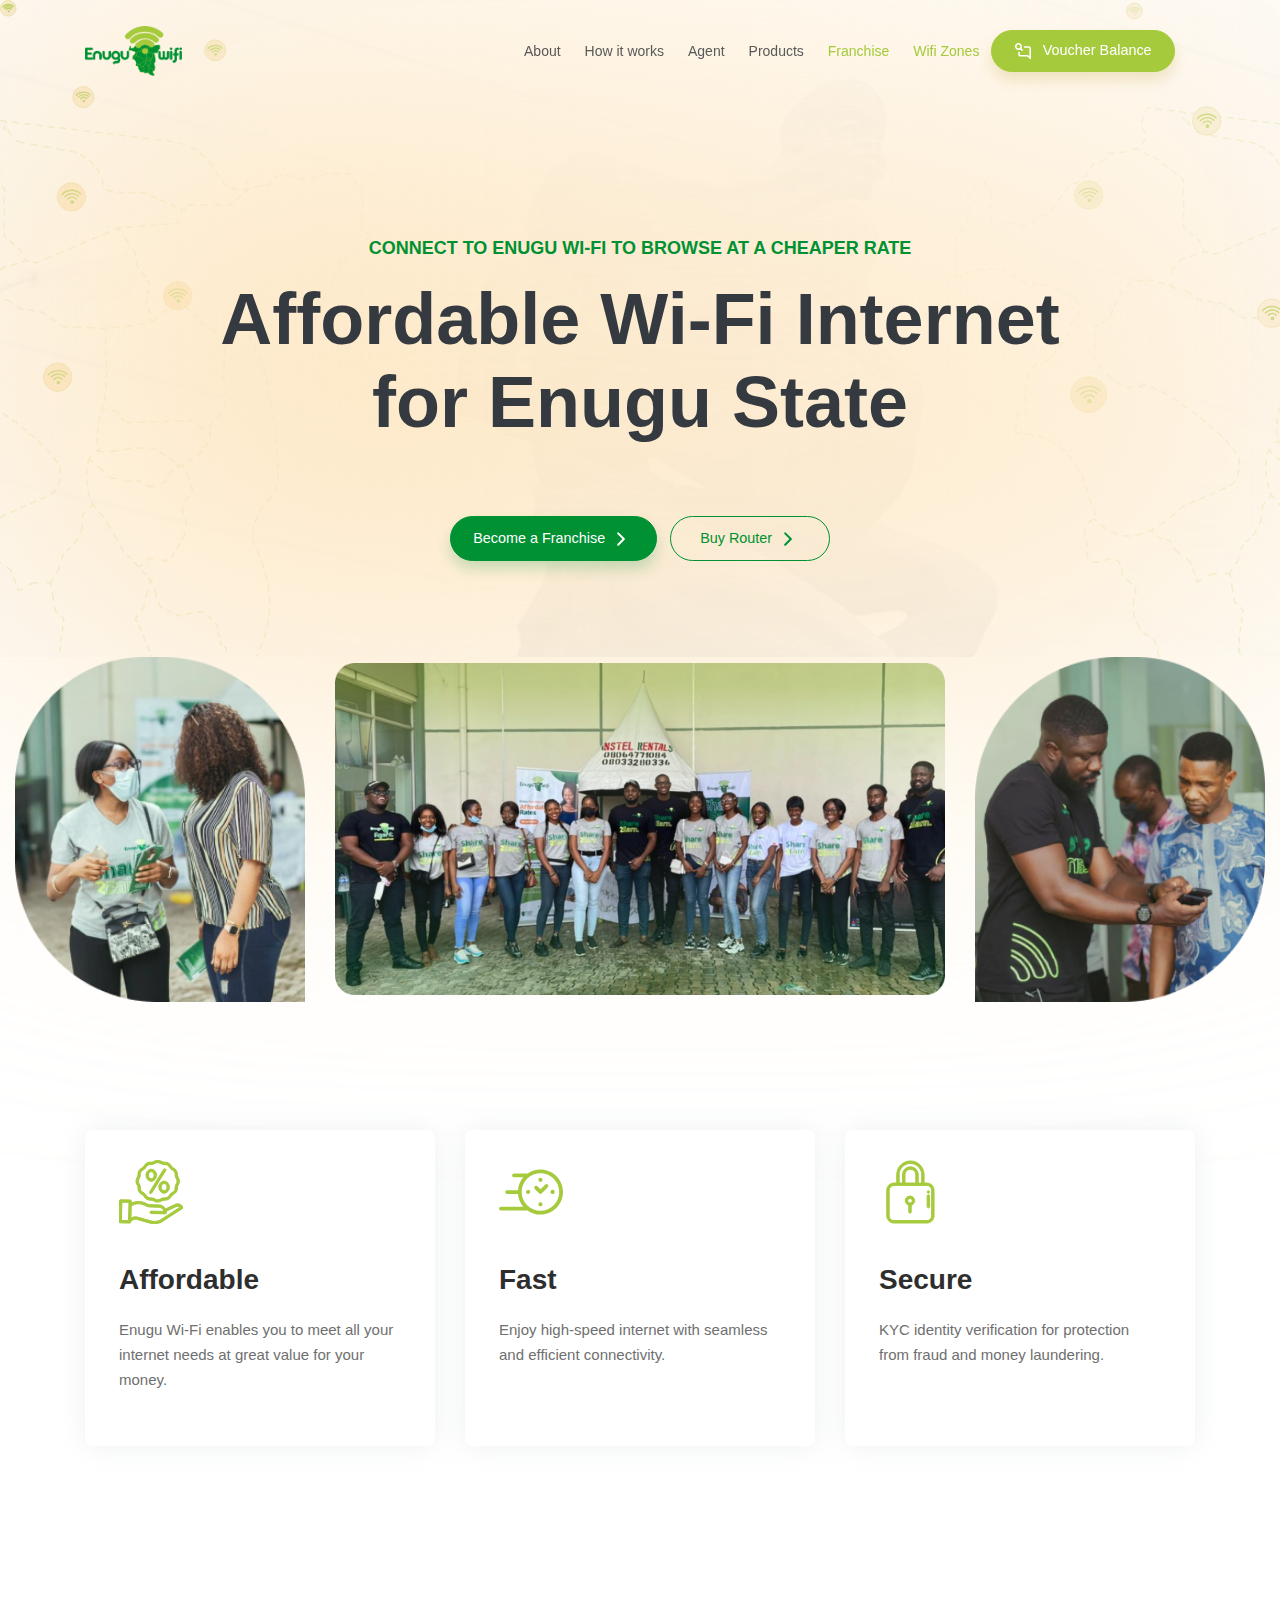
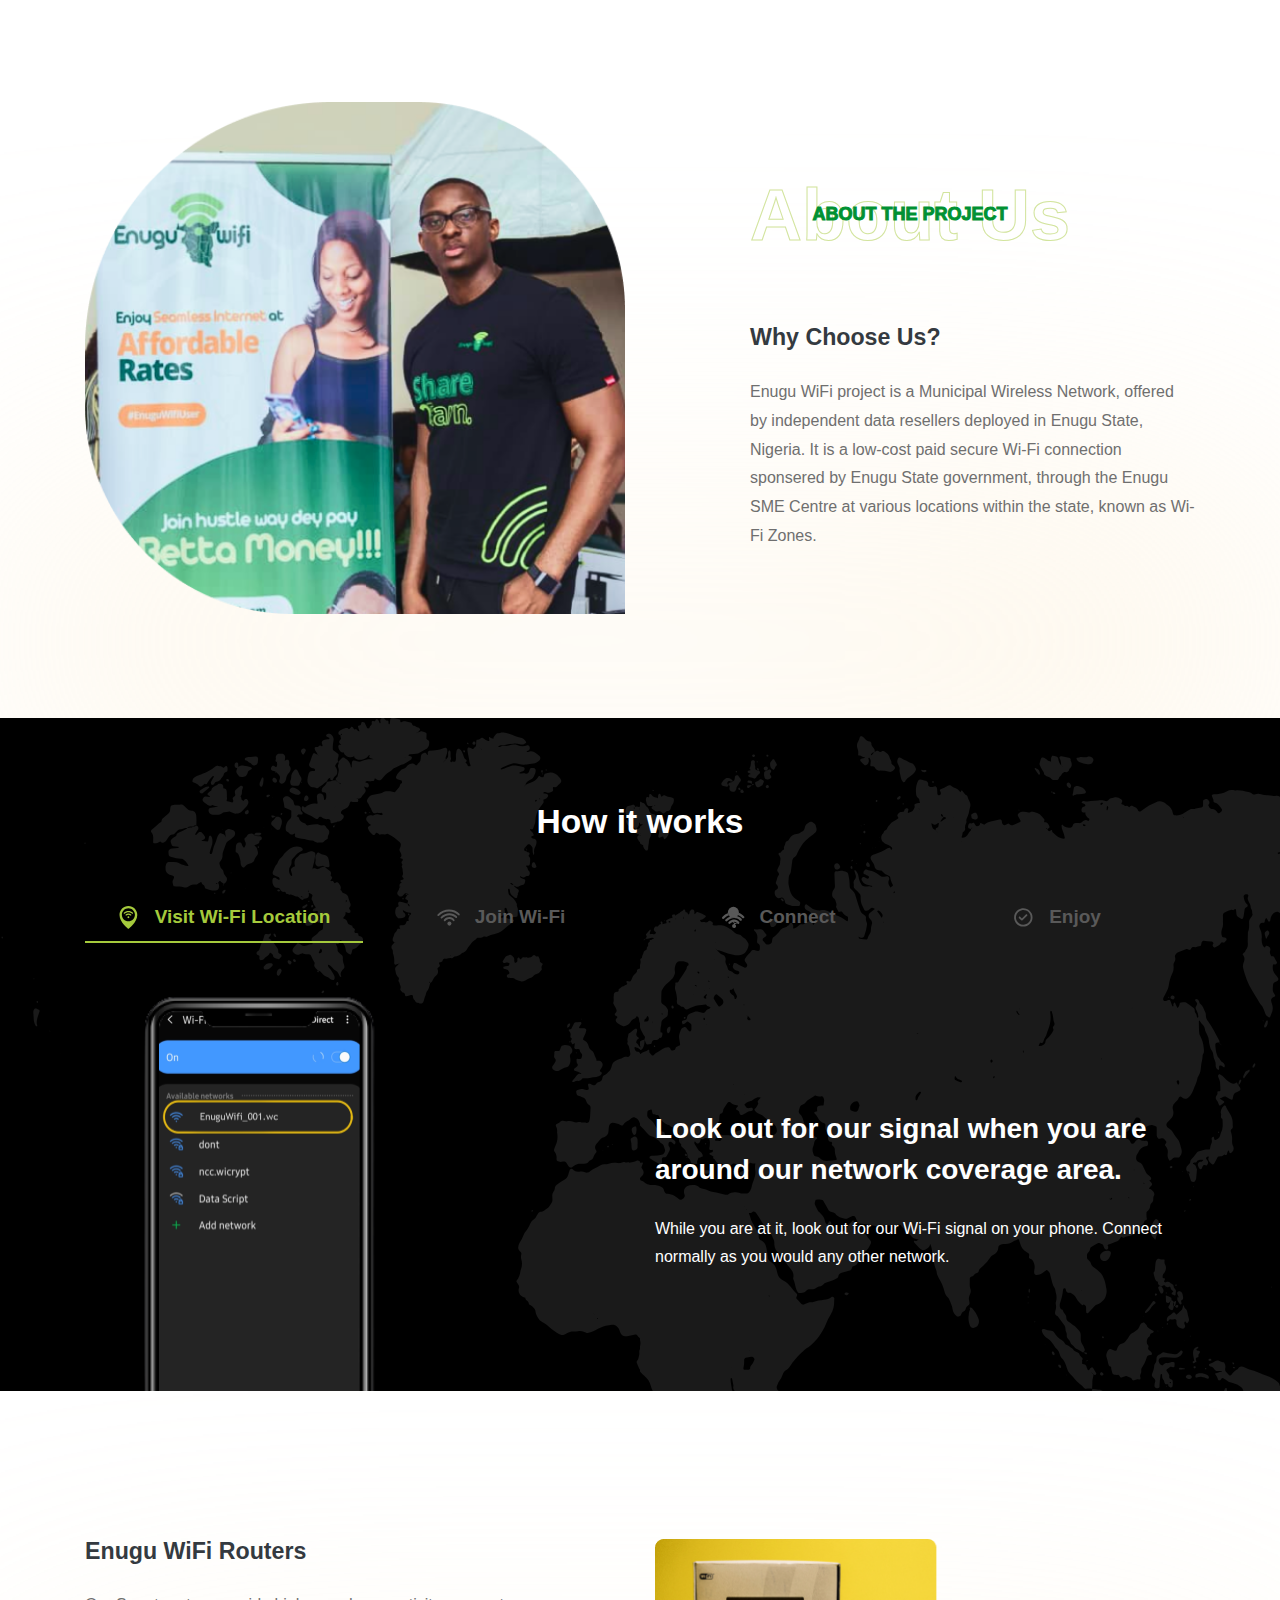
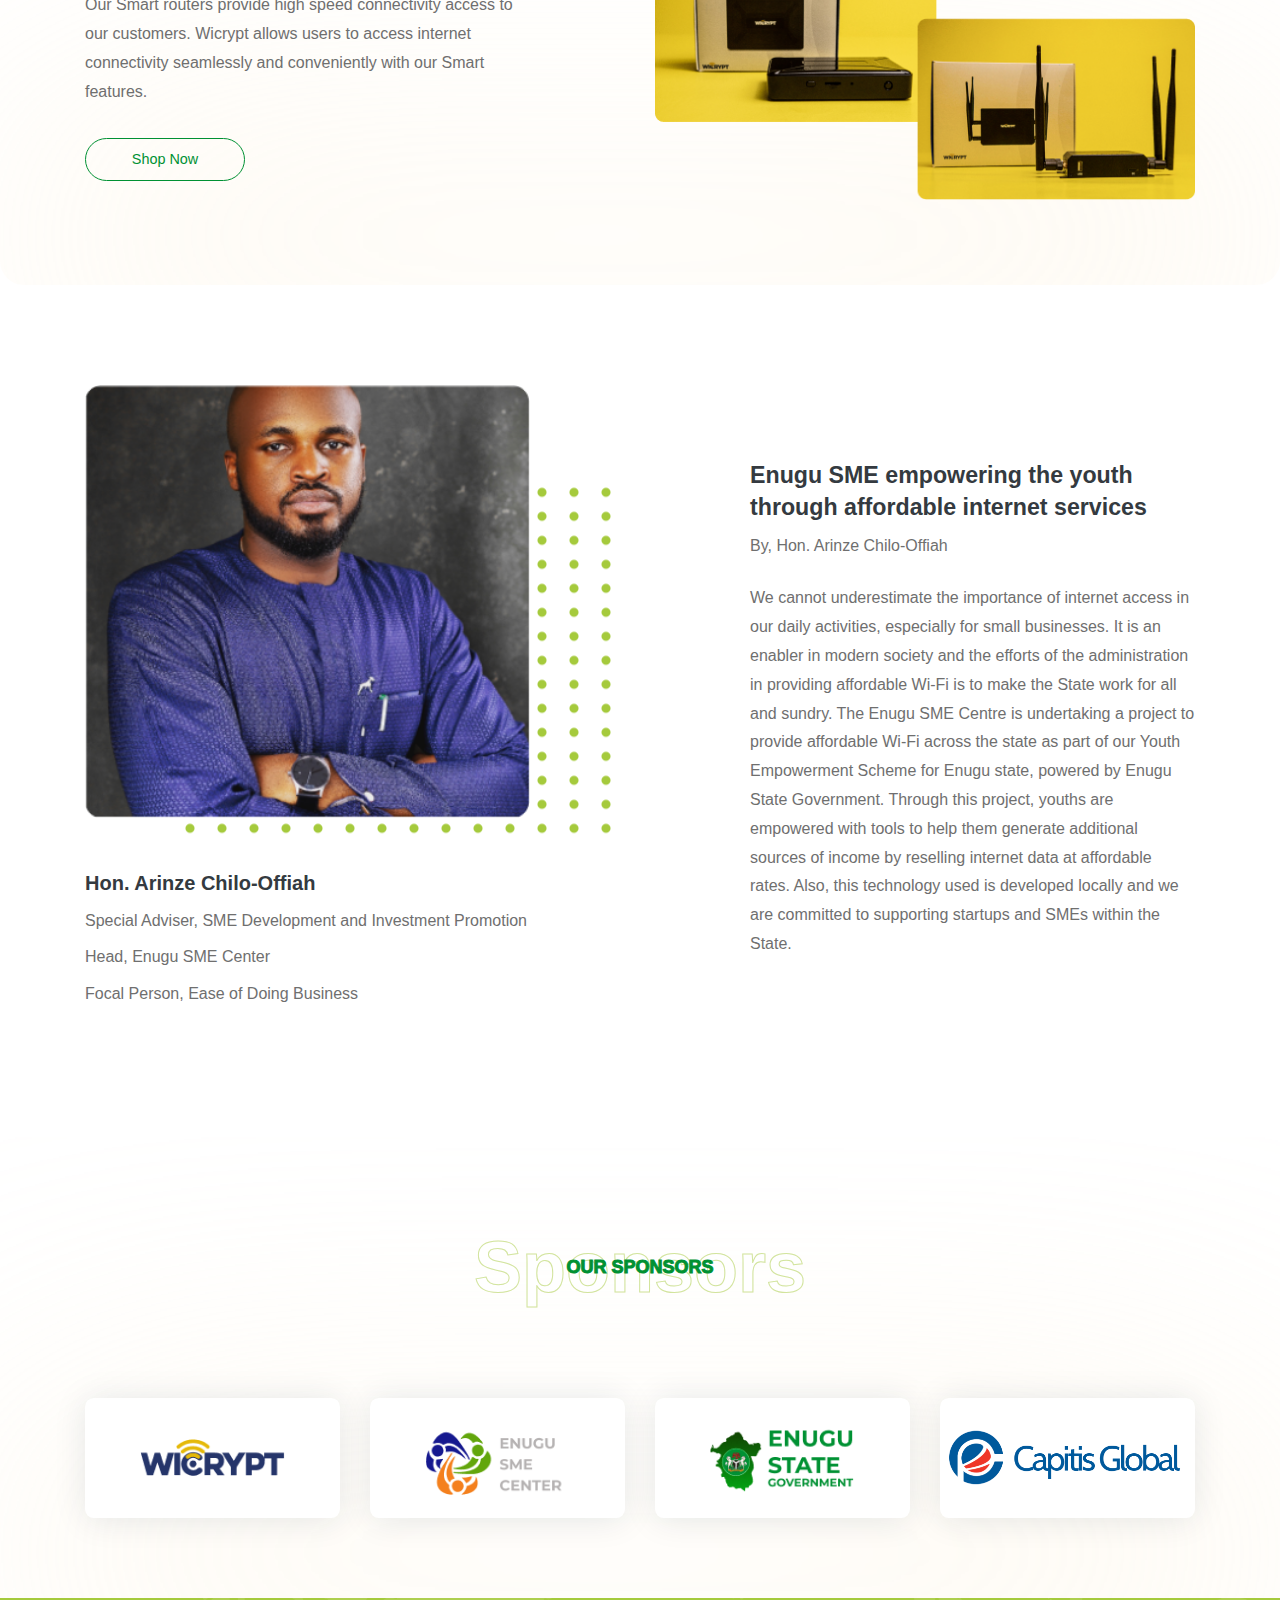
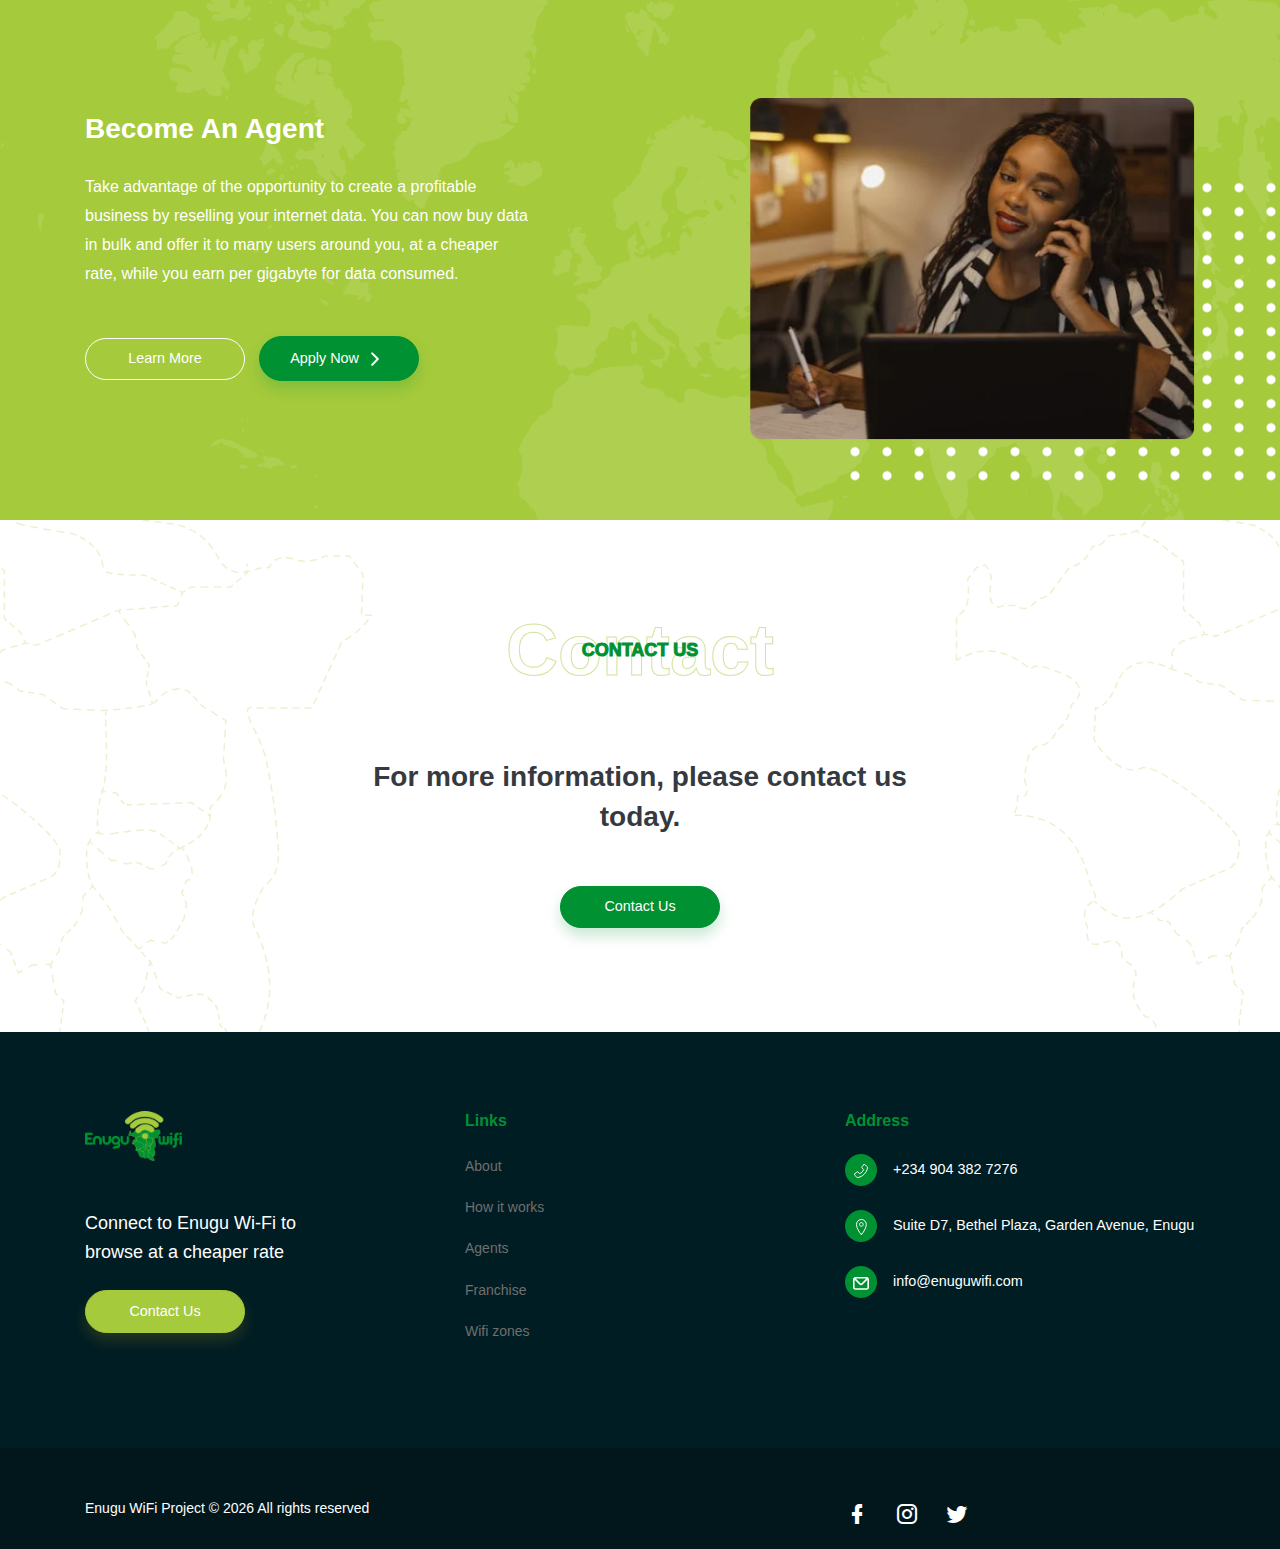
<file: index.html>
<!DOCTYPE html>
<html lang="en">
  <head>
    <meta charset="utf-8" />
    <meta http-equiv="X-UA-Compatible" content="IE=edge" />
    <meta
      name="viewport"
      content="width=device-width, initial-scale=1, shrink-to-fit=no"
    />
    <meta
      name="keywords"
      content="Wicrypt, Wifi Mobile App, share data, Share Wifi, Blockchain"
    />
    <title>Enugu WiFi | Home</title>

    <!-- App favicon -->
    <link rel="shortcut icon" href="images/favicon.ico" />

    <!-- Bootstrap core CSS -->
    <link rel="stylesheet" href="css/bootstrap.min.css" type="text/css" />

    <!-- Material Icon -->
    <link
      rel="stylesheet"
      type="text/css"
      href="css/materialdesignicons.min.css"
    />
    <link rel="stylesheet" type="text/css" href="css/wicrypt-icon.css" />

    <!-- owl carousel -->
    <link rel="stylesheet" type="text/css" href="css/owl.carousel.min.css" />
    <link
      rel="stylesheet"
      type="text/css"
      href="css/owl.theme.default.min.css"
    />

    <!-- Custom  sCss -->
    <link rel="stylesheet" type="text/css" href="css/style.css" />

    <!-- <script>
      if (location.protocol != "https:") {
        location.href =
          "https:" +
          window.location.href.substring(window.location.protocol.length);
      }
    </script> -->
  </head>

  <body class="light-theme">
    <!--Navbar Start-->
    <nav
      class="navbar navbar-expand-lg fixed-top navbar-custom sticky sticky-dark"
      id="navbar"
    >
      <div class="container">
        <!-- LOGO -->
        <a class="logo logo-light" href="index.html">
          <img src="images/logo.png" alt="" height="50" />
        </a>
        <a class="logo logo-dark" href="index.html">
          <img src="images/logo.png" alt="" height="50" />
        </a>

        <button
          class="navbar-toggler"
          type="button"
          data-toggle="collapse"
          data-target="#navbarCollapse"
          aria-controls="navbarCollapse"
          aria-expanded="false"
          aria-label="Toggle navigation"
        >
          <i class="mdi mdi-menu"></i>
        </button>
        <div class="collapse navbar-collapse" id="navbarCollapse">
          <ul class="navbar-nav ml-auto navbar-center" id="mySidenav">
            <li class="nav-item">
              <a href="#about" class="nav-link"> About </a>
            </li>

            <li class="nav-item">
              <a href="#works" class="nav-link"> How it works </a>
            </li>

            <li class="nav-item">
              <a href="#agent" class="nav-link">Agent</a>
            </li>

            <li class="nav-item">
              <a href="product.html" class="nav-link">Products</a>
            </li>

            <li class="nav-item">
              <a href="franchise.html" class="nav-link text-secondary"
                >Franchise
              </a>
            </li>

            <li class="nav-item">
              <a
                href="https://zones.enuguwifi.com/"
                class="nav-link text-secondary"
                target="_blank"
                >Wifi Zones
              </a>
            </li>
          </ul>

          <!-- Error Spot -->
          <button
            class="btn btn-secondary btn-rounded"
            onclick="window.open('https://dashboard.wicrypt.com/selfservice/voucher/balance')"
          >
            <img src="images/icons/voucher.svg" class="mr-2" alt="icon" />
            Voucher Balance
          </button>
        </div>
      </div>
    </nav>
    <!-- Navbar End -->

    <!-- Hero section Start -->
    <section class="hero-section pos rel">
      <div class="container">
        <div class="row justify-content-center">
          <div class="col-lg-12">
            <div class="hero-wrapper text-center mb-5">
              <h2 class="hero-subtitle mb-3 text-primary uppercase">
                Connect to Enugu Wi-Fi to browse at a cheaper rate
              </h2>

              <h1 class="hero-title mb-5">
                Affordable Wi-Fi Internet for Enugu State
              </h1>

              <h5 class="mt-4 pt-4 pb-5">
                <a class="btn btn-primary btn-rounded" href="franchise.html">
                  Become a Franchise
                  <img
                    src="images/icons/white-caret-right.svg"
                    alt="caret-right"
                  />
                </a>
                <a
                  class="btn btn-outline-primary btn-rounded ml-2"
                  href="product.html"
                >
                  Buy Router
                  <img
                    src="images/icons/green-caret-right.svg"
                    alt="caret-right"
                  />
                </a>
              </h5>
            </div>
          </div>
        </div>
        <!-- end row -->
      </div>
      <!-- end container -->
    </section>
    <!-- Hero section End -->

    <!-- Hero Images Start -->
    <section class="pb-5" id="hero-image">
      <div class="container-fluid">
        <div class="row hero-image align-items-center">
          <div class="col-md-3">
            <img
              src="images/features/hero-1.png"
              class="w-100"
              alt="feature-image"
            />
          </div>
          <div class="col-md-6">
            <img
              src="images/features/hero-2.png"
              class="w-100"
              alt="feature-image"
            />
          </div>
          <div class="col-md-3">
            <img
              src="images/features/hero-3.png"
              class="w-100"
              alt="feature-image"
            />
          </div>
        </div>
      </div>
    </section>
    <!-- Hero Images End -->

    <!-- Features start -->
    <section class="section">
      <div class="container">
        <div class="row justify-content-center">
          <div class="col-lg-4 mb-4">
            <div class="feature-item">
              <img src="images/icons/offer.svg" alt="feature-image" />
              <h3>Affordable</h3>
              <p>
                Enugu Wi-Fi enables you to meet all your internet needs at great
                value for your money.
              </p>
            </div>
          </div>
          <div class="col-lg-4 mb-4">
            <div class="feature-item">
              <img src="images/icons/speed.svg" alt="feature-image" />
              <h3>Fast</h3>
              <p>
                Enjoy high-speed internet with seamless and efficient
                connectivity.
              </p>
            </div>
          </div>
          <div class="col-lg-4 mb-4">
            <div class="feature-item">
              <img src="images/icons/secure.svg" alt="feature-image" />
              <h3>Secure</h3>
              <p>
                KYC identity verification for protection from fraud and money
                laundering.
              </p>
            </div>
          </div>
        </div>
        <!-- end row -->
      </div>
      <!-- end container -->
    </section>
    <!-- Features end -->

    <!-- Short description -->
    <section class="section gradient-bg" id="about">
      <div class="container">
        <div class="row mt-4 pt-5 align-items-center">
          <div class="col-lg-6 mb-4">
            <img class="w-100" src="images/features/about-img.png" />
          </div>
          <div class="col-lg-5 offset-lg-1">
            <div class="mb-5">
              <h2 class="outline-header" data-input="About the project">
                About Us
              </h2>
            </div>
            <div class="mt-4">
              <h4>Why Choose Us?</h4>
              <p class="mb-4 mt-4">
                Enugu WiFi project is a Municipal Wireless Network, offered by
                independent data resellers deployed in Enugu State, Nigeria. It
                is a low-cost paid secure Wi-Fi connection sponsered by Enugu
                State government, through the Enugu SME Centre at various
                locations within the state, known as Wi-Fi Zones.
              </p>
            </div>
          </div>
        </div>
        <!-- end row -->
      </div>
      <!-- end container -->
    </section>
    <!-- Short description end -->

    <!-- How it works start -->
    <section class="section how-it-works pb-0" id="works">
      <div class="container">
        <div class="text-center mb-5">
          <h2 class="text-white">How it works</h2>
        </div>
        <div class="">
          <ul
            class="nav nav-pills mb-5 nav-justified"
            id="pills-tab"
            role="tablist"
          >
            <li class="nav-item">
              <a
                class="nav-link active"
                id="pills-home-tab"
                data-toggle="pill"
                href="#pills-home"
                role="tab"
                aria-controls="pills-home"
                aria-selected="true"
              >
                <svg
                  width="24"
                  height="24"
                  viewBox="0 0 24 24"
                  fill="none"
                  xmlns="http://www.w3.org/2000/svg"
                >
                  <path
                    d="M12.0002 0C6.83887 0 2.65503 4.18409 2.65503 9.34513C2.65503 17.1618 12.0002 24 12.0002 24C12.0002 24 21.3451 17.3192 21.3451 9.34513C21.3451 4.18409 17.1614 0 12.0002 0ZM12.0002 16.151C8.19641 16.151 5.113 13.0675 5.113 9.26384C5.113 5.46017 8.19632 2.3766 12.0002 2.3766C15.8038 2.3766 18.8871 5.46008 18.8871 9.26384C18.8871 13.0674 15.8038 16.151 12.0002 16.151Z"
                  />
                  <path
                    d="M9.11928 9.01004C8.86423 9.26501 8.86423 9.6784 9.1192 9.93337C9.37425 10.1884 9.78764 10.1884 10.0425 9.93346C11.1219 8.85432 12.8779 8.85399 13.9571 9.93346C14.0847 10.0609 14.2517 10.1247 14.4188 10.1247C14.586 10.1247 14.753 10.0609 14.8805 9.93346C15.1355 9.6784 15.1355 9.2651 14.8805 9.01004C13.2921 7.42178 10.7076 7.42178 9.11928 9.01004Z"
                  />
                  <path
                    d="M16.7537 7.13698C15.4839 5.8671 13.7957 5.16772 12 5.16772C10.2043 5.16772 8.51595 5.8671 7.24616 7.13689C6.99119 7.39195 6.99119 7.80525 7.24616 8.06031C7.50121 8.3152 7.91452 8.3152 8.16957 8.06031C9.19272 7.03708 10.553 6.47359 12 6.47359C13.4468 6.47359 14.8072 7.03708 15.8303 8.06023C15.9579 8.18779 16.1248 8.25154 16.292 8.25154C16.4591 8.25154 16.6262 8.18779 16.7536 8.06031C17.0087 7.80542 17.0087 7.39195 16.7537 7.13698Z"
                  />
                  <path
                    d="M12.0002 12.8701C12.5411 12.8701 12.9796 12.4316 12.9796 11.8907C12.9796 11.3497 12.5411 10.9113 12.0002 10.9113C11.4592 10.9113 11.0208 11.3497 11.0208 11.8907C11.0208 12.4316 11.4592 12.8701 12.0002 12.8701Z"
                  />
                </svg>
                Visit Wi-Fi Location
              </a>
            </li>
            <li class="nav-item">
              <a
                class="nav-link"
                id="pills-profile-tab"
                data-toggle="pill"
                href="#pills-profile"
                role="tab"
                aria-controls="pills-profile"
                aria-selected="false"
              >
                <svg
                  width="36"
                  height="26"
                  viewBox="0 0 36 26"
                  fill="none"
                  xmlns="http://www.w3.org/2000/svg"
                >
                  <ellipse
                    cx="19.6134"
                    cy="22.8068"
                    rx="3.19326"
                    ry="3.19326"
                  />
                  <path
                    d="M0.885059 8.34626C0.33087 8.96202 0.380788 9.91046 0.996553 10.4646C1.61232 11.0188 2.56075 10.9689 3.11494 10.3532L0.885059 8.34626ZM33.3112 9.32371C33.8567 9.94716 34.8044 10.0103 35.4278 9.46482C36.0513 8.91929 36.1145 7.97165 35.5689 7.3482L33.3112 9.32371ZM3.11494 10.3532C7.35362 5.64351 13.2615 3.5 18.9804 3.5C24.7253 3.5 30.105 5.65948 33.3112 9.32371L35.5689 7.3482C31.6789 2.90241 25.4004 0.5 18.9804 0.5C12.5342 0.5 5.77015 2.91838 0.885059 8.34626L3.11494 10.3532Z"
                  />
                  <path
                    d="M6.00794 12.3443C5.42216 12.9301 5.42216 13.8798 6.00794 14.4656C6.59373 15.0514 7.54348 15.0514 8.12926 14.4656L6.00794 12.3443ZM29.3242 13.4519C29.91 14.0377 30.8598 14.0377 31.4456 13.4519C32.0314 12.8661 32.0314 11.9163 31.4456 11.3306L29.3242 13.4519ZM8.12926 14.4656C14.7012 7.89365 23.8872 8.01481 29.3242 13.4519L31.4456 11.3306C24.7176 4.60259 13.6285 4.72374 6.00794 12.3443L8.12926 14.4656Z"
                  />
                  <path
                    d="M11.0768 16.399C10.491 16.9847 10.491 17.9345 11.0768 18.5203C11.6626 19.1061 12.6123 19.1061 13.1981 18.5203L11.0768 16.399ZM25.13 18.3596C25.627 19.0224 26.5672 19.1567 27.23 18.6596C27.8927 18.1626 28.027 17.2224 27.53 16.5596L25.13 18.3596ZM13.1981 18.5203C15.4759 16.2424 17.8654 15.4336 19.9191 15.5363C21.9871 15.6397 23.8639 16.6715 25.13 18.3596L27.53 16.5596C25.7548 14.1927 23.0698 12.6901 20.0689 12.5401C17.0539 12.3893 13.8677 13.608 11.0768 16.399L13.1981 18.5203Z"
                  />
                </svg>
                Join Wi-Fi
              </a>
            </li>
            <li class="nav-item">
              <a
                class="nav-link"
                id="pills-contact-tab"
                data-toggle="pill"
                href="#pills-contact"
                role="tab"
                aria-controls="pills-contact"
                aria-selected="false"
              >
                <svg
                  width="29"
                  height="28"
                  viewBox="0 0 29 28"
                  fill="none"
                  xmlns="http://www.w3.org/2000/svg"
                >
                  <circle cx="14.5" cy="7.5" r="7" stroke="#595959" />
                  <path
                    fill-rule="evenodd"
                    clip-rule="evenodd"
                    d="M20.7906 8.13794C20.6896 9.17455 20.3452 10.1398 19.8151 10.9758C22.2412 11.7169 24.3532 12.999 25.84 14.6981C26.3855 15.3216 27.3331 15.3848 27.9566 14.8393C28.58 14.2937 28.6432 13.3461 28.0977 12.7226C26.2177 10.5741 23.6502 9.02769 20.7906 8.13794ZM10.499 12.7578C11.5718 13.539 12.8928 14 14.3215 14C16.0016 14 17.5327 13.3626 18.6864 12.3165C20.9667 12.8904 23.0951 14.0646 24.8548 15.8244C25.4406 16.4102 25.4406 17.3599 24.8548 17.9457C24.2691 18.5315 23.3193 18.5315 22.7335 17.9457C18.617 13.8292 11.6319 13.708 6.60056 18.7394C6.01477 19.3252 5.06503 19.3252 4.47924 18.7394C3.89345 18.1536 3.89345 17.2038 4.47924 16.6181C6.29179 14.8055 8.35392 13.5225 10.499 12.7578ZM9.02109 11.2632C8.4453 10.4537 8.05033 9.50665 7.89507 8.48092C5.16053 9.48822 2.58542 11.1353 0.456605 13.5006C-0.0975837 14.1164 -0.047666 15.0648 0.568099 15.619C1.18386 16.1732 2.1323 16.1233 2.68649 15.5075C4.4847 13.5095 6.67643 12.1124 9.02109 11.2632ZM15.3612 27.5396C16.4553 27.5396 17.3853 26.8368 17.7242 25.858L17.7907 25.9671L17.7378 25.8176C17.8179 25.5727 17.8612 25.3112 17.8612 25.0396C17.8612 24.231 17.4773 23.5121 16.8819 23.0552L16.4113 22.4113L18.6434 22.283L18.9031 21.7268L17.4185 21.0865L16.1242 21.0214C15.8877 20.952 15.7668 20.6492 15.6848 20.2707C15.5058 19.9935 15.2794 19.8117 15.0303 19.6754C15.2186 19.6644 15.4034 19.6638 15.5841 19.6729C17.1018 19.7488 18.4834 20.5054 19.4194 21.7534C19.9165 22.4161 20.8567 22.5504 21.5194 22.0534C22.1821 21.5563 22.3165 20.6161 21.8194 19.9534C20.3744 18.0267 18.1845 16.7992 15.7339 16.6766C14.6445 16.6222 13.5323 16.7868 12.4369 17.1811L12.4181 17.1501L12.4267 17.1848C11.0473 17.6831 9.69469 18.5455 8.44744 19.7927C7.86165 20.3785 7.86165 21.3282 8.44744 21.914C9.03323 22.4998 9.98297 22.4998 10.5688 21.914C11.7373 20.7455 12.9318 20.098 14.0477 19.8246L15.7175 22.5648C15.6012 22.5482 15.4822 22.5396 15.3612 22.5396C13.9805 22.5396 12.8612 23.6589 12.8612 25.0396C12.8612 26.4203 13.9805 27.5396 15.3612 27.5396Z"
                  />
                  <path
                    d="M11 7.33333L13.8 10L18 6"
                    stroke="#595959"
                    stroke-width="2"
                    stroke-linecap="round"
                    stroke-linejoin="round"
                  />
                </svg>
                Connect
              </a>
            </li>
            <li class="nav-item">
              <a
                class="nav-link"
                id="pills-enjoy-tab"
                data-toggle="pill"
                href="#pills-enjoy"
                role="tab"
                aria-controls="pills-enjoy"
                aria-selected="false"
              >
                <svg
                  width="33"
                  height="32"
                  viewBox="0 0 33 32"
                  fill="none"
                  xmlns="http://www.w3.org/2000/svg"
                >
                  <path
                    d="M20.0197 11.72L14.2997 17.4533L12.0997 15.2533C11.9802 15.1137 11.8331 15.0004 11.6677 14.9203C11.5022 14.8403 11.3221 14.7953 11.1384 14.7882C10.9548 14.7811 10.7717 14.8121 10.6006 14.8791C10.4295 14.9461 10.2741 15.0478 10.1442 15.1778C10.0142 15.3077 9.91255 15.4631 9.84552 15.6342C9.77848 15.8053 9.74754 15.9884 9.75463 16.172C9.76173 16.3557 9.8067 16.5358 9.88673 16.7013C9.96676 16.8667 10.0801 17.0138 10.2197 17.1333L13.353 20.28C13.4776 20.4035 13.6254 20.5013 13.7878 20.5677C13.9503 20.634 14.1242 20.6676 14.2997 20.6666C14.6495 20.6652 14.9847 20.5263 15.233 20.28L21.8997 13.6133C22.0247 13.4893 22.1239 13.3419 22.1916 13.1794C22.2592 13.0169 22.2941 12.8426 22.2941 12.6666C22.2941 12.4906 22.2592 12.3163 22.1916 12.1539C22.1239 11.9914 22.0247 11.8439 21.8997 11.72C21.6499 11.4716 21.3119 11.3322 20.9597 11.3322C20.6075 11.3322 20.2695 11.4716 20.0197 11.72ZM16.393 2.66663C13.7559 2.66663 11.1781 3.44861 8.98543 4.9137C6.79277 6.37878 5.08381 8.46116 4.07464 10.8975C3.06547 13.3339 2.80143 16.0148 3.31589 18.6012C3.83036 21.1876 5.10024 23.5634 6.96494 25.4281C8.82964 27.2928 11.2054 28.5626 13.7918 29.0771C16.3782 29.5916 19.0591 29.3275 21.4955 28.3184C23.9318 27.3092 26.0142 25.6002 27.4793 23.4076C28.9444 21.2149 29.7264 18.637 29.7264 16C29.7264 14.249 29.3815 12.5152 28.7114 10.8975C28.0414 9.27984 27.0592 7.80998 25.8211 6.57187C24.583 5.33375 23.1132 4.35163 21.4955 3.68157C19.8778 3.0115 18.144 2.66663 16.393 2.66663ZM16.393 26.6666C14.2834 26.6666 12.2211 26.041 10.4669 24.869C8.71282 23.6969 7.34565 22.031 6.53832 20.0819C5.73098 18.1328 5.51975 15.9881 5.93132 13.919C6.3429 11.8499 7.3588 9.94925 8.85056 8.45749C10.3423 6.96573 12.2429 5.94983 14.3121 5.53825C16.3812 5.12667 18.5259 5.33791 20.475 6.14524C22.4241 6.95258 24.09 8.31975 25.262 10.0739C26.4341 11.828 27.0597 13.8903 27.0597 16C27.0597 18.8289 25.9359 21.542 23.9355 23.5424C21.9351 25.5428 19.222 26.6666 16.393 26.6666Z"
                  />
                </svg>
                Enjoy
              </a>
            </li>
          </ul>

          <div class="tab-content" id="pills-tabContent">
            <div
              class="tab-pane fade show active"
              id="pills-home"
              role="tabpanel"
              aria-labelledby="pills-home-tab"
            >
              <div class="row align-items-center">
                <div class="col-md-4">
                  <img
                    class="how-to-img"
                    src="images/screenshots/1.png"
                    alt="screenshot"
                  />
                </div>
                <div class="col-md-6 offset-md-2">
                  <h3 class="text-white mt-4 mb-4">
                    Look out for our signal when you are around our network
                    coverage area.
                  </h3>
                  <p class="text-white mb-4">
                    While you are at it, look out for our Wi-Fi signal on your
                    phone. Connect normally as you would any other network.
                  </p>
                </div>
              </div>
            </div>
            <div
              class="tab-pane fade"
              id="pills-profile"
              role="tabpanel"
              aria-labelledby="pills-profile-tab"
            >
              <div class="row align-items-center">
                <div class="col-md-4">
                  <img
                    class="how-to-img"
                    src="images/screenshots/2.png"
                    alt="screenshot"
                  />
                </div>
                <div class="col-md-6 offset-md-2">
                  <h3 class="text-white mt-4 mb-4">
                    When you see our Wifi splash screen, you are almost done.
                  </h3>
                  <p class="text-white mb-4">
                    While you are at it, look out for our Wifi signal on your
                    phone. Connect normally as you would any other network.
                  </p>
                </div>
              </div>
            </div>
            <div
              class="tab-pane fade"
              id="pills-contact"
              role="tabpanel"
              aria-labelledby="pills-contact-tab"
            >
              <div class="row align-items-center">
                <div class="col-md-4">
                  <img
                    class="how-to-img"
                    src="images/screenshots/3.png"
                    alt="screenshot"
                  />
                </div>
                <div class="col-md-6 offset-md-2">
                  <h3 class="text-white mt-4 mb-4">
                    Now that you have joined and securely authenticated on our
                    network, you can now connect.
                  </h3>
                  <p class="text-white mb-4">
                    While you are at it, look out for our Wifi signal on your
                    phone. Connect normally as you would any other network.
                  </p>
                </div>
              </div>
            </div>
            <div
              class="tab-pane fade"
              id="pills-enjoy"
              role="tabpanel"
              aria-labelledby="pills-enjoy-tab"
            >
              <div class="row align-items-center">
                <div class="col-md-4">
                  <img
                    class="how-to-img"
                    src="images/screenshots/4.png"
                    alt="screenshot"
                  />
                </div>
                <div class="col-md-6 offset-md-2">
                  <h3 class="text-white mt-4 mb-4">
                    Enjoy high speed connection. Enjoy every app. Be happy.
                  </h3>
                  <p class="text-white mb-4">
                    While you are at it, look out for our Wifi signal on your
                    phone. Connect normally as you would any other network.
                  </p>
                </div>
              </div>
            </div>
          </div>
        </div>
      </div>

      <!-- end container -->
    </section>
    <!-- How it works end -->

    <!-- Intro to routers -->
    <section class="section routers-section">
      <div class="container">
        <div class="row pt-5 align-items-center">
          <div class="col-lg-5 mb-4">
            <div class="mt-3">
              <h4 class="">Enugu WiFi Routers</h4>
              <p class="mb-4 mt-4">
                Our Smart routers provide high speed connectivity access to our
                customers. Wicrypt allows users to access internet connectivity
                seamlessly and conveniently with our Smart features.
              </p>
              <div class="pt-2">
                <a
                  href="product.html"
                  class="btn btn-outline-primary btn-rounded"
                  >Shop Now</a
                >
              </div>
            </div>
          </div>
          <div class="col-lg-6 offset-lg-1">
            <img
              src="images/features/our-routers.png"
              class="w-100 mt-3"
              alt="routers"
            />
          </div>
        </div>
        <!-- end row -->
      </div>
      <!-- end container -->
    </section>
    <!-- Intro to routers end -->

    <!-- Special adviser start -->
    <section class="section">
      <div class="container">
        <div class="row align-items-center" style="padding-top: 20px">
          <div class="col-lg-5">
            <div class="dotted-bg mb-5">
              <img
                src="images/features/arinze-chilo.png"
                class="w-100 img-responsive"
                alt="image"
              />
            </div>
            <div class="mb-5">
              <h5 class="font-weight-bold">Hon. Arinze Chilo-Offiah</h5>
              <p class="mb-2">
                Special Adviser, SME Development and Investment Promotion
              </p>
              <p class="mb-2">Head, Enugu SME Center</p>
              <p class="mb-2">Focal Person, Ease of Doing Business</p>
            </div>
          </div>

          <div class="col-lg-5 offset-lg-2 ml-lg-auto">
            <div>
              <h4 class="">
                Enugu SME empowering the youth through affordable internet
                services
              </h4>
              <p>By, Hon. Arinze Chilo-Offiah</p>
              <p class="mb-4 mt-4">
                We cannot underestimate the importance of internet access in our
                daily activities, especially for small businesses. It is an
                enabler in modern society and the efforts of the administration
                in providing affordable Wi-Fi is to make the State work for all
                and sundry. The Enugu SME Centre is undertaking a project to
                provide affordable Wi-Fi across the state as part of our Youth
                Empowerment Scheme for Enugu state, powered by Enugu State
                Government. Through this project, youths are empowered with
                tools to help them generate additional sources of income by
                reselling internet data at affordable rates. Also, this
                technology used is developed locally and we are committed to
                supporting startups and SMEs within the State.
              </p>
            </div>
          </div>
        </div>
        <!-- end row -->
      </div>
      <!-- end container -->
    </section>
    <!-- Special adviser end -->

    <!-- Sponsors start -->
    <section class="section gradient-bg">
      <div class="container">
        <div class="row justify-content-center">
          <div class="col-lg-8">
            <div class="mb-5 text-center">
              <h2 class="outline-header" data-input="Our Sponsors">Sponsors</h2>
            </div>
          </div>
        </div>
        <!-- end row -->

        <div class="row mt-4 justify-content-center">
          <div class="col-xl-3 col-sm-3 col-12">
            <div class="client-images">
              <img
                src="images/brands/wicrypt.png"
                alt="client-img"
                class="mx-auto img-fluid white-theme"
              />
            </div>
          </div>

          <div class="col-xl-3 col-sm-3 col-12">
            <div class="client-images">
              <img
                src="images/brands/enugu-sme.png"
                alt="client-img"
                class="mx-auto img-fluid white-theme"
              />
            </div>
          </div>
          <div class="col-xl-3 col-sm-3 col-12">
            <div class="client-images">
              <img
                src="images/brands/enugu.png"
                alt="client-img"
                class="mx-auto img-fluid white-theme"
              />
            </div>
          </div>
          <div class="col-xl-3 col-sm-3 col-12">
            <div class="client-images">
              <img
                src="images/brands/capitis-global-logo.png"
                alt="client-img"
                class="mx-auto img-fluid white-theme"
              />
            </div>
          </div>
        </div>
        <!-- end row -->
      </div>
      <!-- end container -->
    </section>
    <!-- Sponsors end -->

    <!-- Become an agent start -->
    <section class="section agent-section" id="agent">
      <div class="container">
        <div class="row align-items-center" style="padding-top: 20px">
          <div class="col-lg-5 ml-lg-auto">
            <div class="mb-5">
              <h3 class="text-white">Become An Agent</h3>
              <p class="mb-4 mt-4 text-white">
                Take advantage of the opportunity to create a profitable
                business by reselling your internet data. You can now buy data
                in bulk and offer it to many users around you, at a cheaper
                rate, while you earn per gigabyte for data consumed.
              </p>
              <h5 class="mt-4 pt-4">
                <a
                  class="btn btn-outline-white btn-rounded"
                  href="https://bit.ly/EnuguWifiAgent"
                  target="_blank"
                >
                  Learn More
                </a>
                <a
                  class="btn btn-primary btn-rounded ml-2"
                  href="https://bit.ly/EnuguWifiAgent"
                  target="_blank"
                >
                  Apply Now
                  <img
                    src="images/icons/white-caret-right.svg"
                    alt="caret-right"
                  />
                </a>
              </h5>
            </div>
          </div>

          <div class="col-lg-5 offset-lg-2">
            <div class="dotted-white">
              <img
                src="images/features/agent.png"
                class="w-100 img-responsive"
                alt="image"
              />
            </div>
          </div>
        </div>
        <!-- end row -->
      </div>
      <!-- end container -->
    </section>
    <!-- Become an agent end -->

    <!-- Contact start -->
    <section class="section contact-section">
      <div class="container">
        <div class="row justify-content-center">
          <div class="col-lg-6">
            <div class="mb-5 text-center">
              <h2 class="outline-header" data-input="Contact Us">Contact</h2>
            </div>

            <div class="mb-4 text-center">
              <h3 class="mb-5">
                For more information, please contact us today.
              </h3>

              <a
                class="btn btn-primary btn-rounded"
                href="https://bit.ly/EnuguWiFiContact"
                target="_blank"
              >
                Contact Us
              </a>
            </div>
          </div>
        </div>
        <!-- end row -->
      </div>
      <!-- end container -->
    </section>
    <!-- Contact end -->

    <!-- Footer start -->
    <footer class="footer">
      <div class="container">
        <div class="row mt-4">
          <div class="col-lg-3 col-sm-12">
            <div class="mb-4">
              <a href="index.html">
                <img
                  src="images/logo.png"
                  class="white-theme mb-5"
                  alt=""
                  height="50"
                />
              </a>
              <h5 class="footer-list-title mb-0">
                Connect to Enugu Wi-Fi to browse at a cheaper rate
              </h5>
              <div class="pt-4">
                <a
                  class="btn btn-secondary btn-rounded"
                  href="https://bit.ly/EnuguWiFiContact"
                  target="_blank"
                >
                  Contact Us
                </a>
              </div>
            </div>
          </div>
          <div class="col-lg-2 col-sm-6 offset-lg-1">
            <div class="mb-4">
              <div class="pb-4">
                <div class="media">
                  <div class="media-body footer-item">
                    <h6 class="mb-4">Links</h6>
                    <p>
                      <a class="text-body h-underline" href="index.html#about"
                        >About</a
                      >
                    </p>
                    <p>
                      <a class="text-body h-underline" href="index.html#works"
                        >How it works</a
                      >
                    </p>
                    <p>
                      <a class="text-body h-underline" href="index.html#agent"
                        >Agents</a
                      >
                    </p>
                    <p>
                      <a class="text-body h-underline" href="franchise.html"
                        >Franchise</a
                      >
                    </p>
                    <p>
                      <a
                        class="text-body h-underline"
                        href="https://zones.enuguwifi.com/"
                        target="_blank"
                        >Wifi zones</a
                      >
                    </p>
                  </div>
                </div>
              </div>
            </div>
          </div>

          <div class="col-lg-4 col-sm-6 offset-lg-2">
            <div class="mb-4">
              <div class="pb-4">
                <div class="media">
                  <div class="media-body footer-item">
                    <h6 class="mb-4">Address</h6>
                    <div class="d-flex align-items-center mb-4">
                      <span class="footer-contact-icon">
                        <img src="images/icons/phone.svg" alt="phone" />
                      </span>
                      <a
                        class="text-white h-underline ml-3"
                        href="tel:+2349043827276"
                        >+234 904 382 7276</a
                      >
                    </div>
                    <div class="d-flex align-items-center mb-4">
                      <span class="footer-contact-icon">
                        <img src="images/icons/location.svg" alt="location" />
                      </span>
                      <span class="text-white ml-3"
                        >Suite D7, Bethel Plaza, Garden Avenue, Enugu</span
                      >
                    </div>
                    <div class="d-flex align-items-center mb-4">
                      <span class="footer-contact-icon">
                        <img src="images/icons/mail.svg" alt="mail" />
                      </span>
                      <a
                        class="text-white h-underline ml-3"
                        href="mailto:hello@wicrypt.com"
                        >info@enuguwifi.com</a
                      >
                    </div>
                  </div>
                </div>
              </div>
            </div>
          </div>
        </div>
        <!-- end row -->
      </div>
      <!-- end container -->
    </footer>

    <footer class="pt-5 sub-footer">
      <div class="container">
        <div class="row justify-content-center">
          <div class="col-md-8">
            <p class="text-white font-14">
              Enugu WiFi Project &copy;
              <script>
                new Date().getFullYear() > 2010 &&
                  document.write(new Date().getFullYear());
              </script>
              All rights reserved
            </p>
          </div>
          <div class="col-md-4">
            <div class="media">
              <ul class="footer-icons">
                <li>
                  <a
                    href="https://web.facebook.com/enuguwifing/?_rdc=1&_rdr"
                    target="_blank"
                  >
                    <i class="mdi mdi-facebook" aria-hidden="true"></i>
                  </a>
                </li>
                <li>
                  <a
                    href="https://www.instagram.com/enuguwifing/?hl=en"
                    target="_blank"
                  >
                    <i class="mdi mdi-instagram" aria-hidden="true"></i>
                  </a>
                </li>
                <li>
                  <a
                    href="https://twitter.com/enuguwifing?lang=en"
                    target="_blank"
                  >
                    <i class="mdi mdi-twitter" aria-hidden="true"></i>
                  </a>
                </li>
              </ul>
            </div>
          </div>
        </div>
      </div>
    </footer>
    <!-- Footer end -->

    <!-- Javascript -->
    <script src="js/jquery.min.js"></script>
    <script src="js/bootstrap.bundle.min.js"></script>
    <script src="js/jquery.easing.min.js"></script>
    <script src="js/scrollspy.min.js"></script>
    <script src="js/feather.min.js"></script>

    <!-- app js -->
    <script src="js/app.js"></script>
  </body>
</html>
</file>
<file: css/wicrypt-icon.css>
@font-face {
  font-family: 'wicrypt-icon-font';
  src:  url('../fonts/wicrypt-icon-font.eot?dufzoa');
  src:  url('../fonts/wicrypt-icon-font.eot?dufzoa#iefix') format('embedded-opentype'),
    url('../fonts/wicrypt-icon-font.ttf?dufzoa') format('truetype'),
    url('../fonts/wicrypt-icon-font.woff?dufzoa') format('woff'),
    url('../fonts/wicrypt-icon-font.svg?dufzoa#wicrypt-icon-font') format('svg');
  font-weight: normal;
  font-style: normal;
  font-display: block;
}

[class^="icon-"], [class*=" icon-"] {
  /* use !important to prevent issues with browser extensions that change fonts */
  font-family: 'wicrypt-icon-font' !important;
  speak: never;
  font-style: normal;
  font-weight: normal;
  font-variant: normal;
  text-transform: none;
  line-height: 1;

  /* Better Font Rendering =========== */
  -webkit-font-smoothing: antialiased;
  -moz-osx-font-smoothing: grayscale;
}

.icon-Network:before {
  content: "\e911";
  /* color: #2d2e83; */
}
.icon-signal:before {
  content: "\e912";
  /* color: #2d2e83; */
}
.icon-press:before {
  content: "\e913";
  /* color: #2d2e83; */
}
.icon-Administation:before {
  content: "\e900";
  /* color: #2d2e83; */
}
.icon-Light-Theme:before {
  content: "\e901";
  /* color: #fff; */
}
.icon-Dark-Theme:before {
  content: "\e902";
  /* color: #fff; */
}
.icon-Business:before {
  content: "\e903";
  /* color: #2d2e83; */
}
.icon-Charging:before {
  content: "\e904";
  /* color: #2d2e83; */
}
.icon-Data-monitor:before {
  content: "\e905";
  /* color: #2d2e83; */
}
.icon-Connected:before {
  content: "\e906";
  /* color: #2d2e83; */
}
.icon-home:before {
  content: "\e907";
  /* color: #2d2e83; */
}
.icon-Voucher:before {
  content: "\e908";
  /* color: #2d2e83; */
}
.icon-Switch:before {
  content: "\e909";
  /* color: #2d2e83; */
}
.icon-Community:before {
  content: "\e90a";
  /* color: #2d2e83; */
}
.icon-data-recharge:before {
  content: "\e90b";
  /* color: #2d2e83; */
}
.icon-Data-collection:before {
  content: "\e90c";
  /* color: #2d2e83; */
}
.icon-Flexibility:before {
  content: "\e90d";
  /* color: #2d2e83; */
}
.icon-analytics:before {
  content: "\e90e";
  /* color: #2d2e83; */
}
.icon-Ad-support:before {
  content: "\e90f";
  /* color: #2d2e83; */
}
.icon-device:before {
  content: "\e910";
  /* color: #2d2e83; */
}
</file>
<file: css/style.css>
.light-theme {
  --background: #ffffff;
  --bg-primary: #009133;
  --bg-secondary: #a5ca3c;
  --card-bg: #ffffff;
  --card-border: #eaeaff;
  --icon-color: #25346a;
  --title: #343a40;
  --title-2: #2e2e2e;
  --banner-bg: linear-gradient(100.71deg, #25346a 28.71%, #141558 87.17%);
  --text: #6f6f6f;
  --text-primary: #009133;
  --text-secondary: #a5ca3c;
  --text-nav: rgba(52, 58, 64, 0.9);
  --text-2: #6f6f6f;
  --text-3: #2e2e2e;
  --text-4: #c6c6c6;
  --footer-bg1: #001d23;
  --footer-bg2: #01171c;
  --white-theme: block;
  --dark-theme: none;
  --bg-1: #f4f4f4;
  --form-border: #ced4da;
  --dotted: #a5ca3c;
  --toggle-menu: rgba(52, 58, 64, 0.9);
  --gradient-1: linear-gradient(
      26.62deg,
      rgba(252, 234, 201, 0.8) 20.64%,
      rgba(165, 202, 60, 0) 27.88%
    ),
    linear-gradient(
      56.79deg,
      rgba(252, 234, 201, 0.66) 33.79%,
      rgba(165, 202, 60, 0) 45.05%
    ),
    linear-gradient(
      301.08deg,
      rgba(252, 234, 201, 0.5551) 20.42%,
      rgba(165, 202, 60, 0) 42.4%
    ),
    linear-gradient(
      141.57deg,
      rgba(203, 203, 203, 0.0425) 19.08%,
      rgba(165, 202, 60, 0) 36.34%
    ),
    linear-gradient(262.14deg, #fceac9 14.58%, #ffffff 67.63%);
}

/*******************************
1.General
2.Helper
3.Navbar
4.Hero section
5.Testimonial
6.Pricing
7.Subscribe
8.Footer
9.Responsive
********************************/
/* @import url("https://fonts.googleapis.com/css?family=Rubik:400,500,700&display=swap"); */
@import url("https://fonts.googleapis.com/css?family=Poppins:300,400,500,600,700&display=swap");

/*******************
    1.General
*******************/
body {
  font-size: 0.9rem;
  color: var(--text);
  font-family: "Poppins", sans-serif;
  overflow-x: hidden;
  background: var(--background);
}

h1,
h2,
h3,
h4,
h5,
h6 {
  color: var(--title);
  font-family: "Poppins", sans-serif;
  font-weight: 500;
}

a {
  color: var(--text-primary);
  text-decoration: none !important;
  outline: none;
}

a:hover {
  color: var(--text-primary);
  text-decoration: none !important;
  outline: none;
}
p {
  line-height: 1.8;
  font-size: 16px;
}

h1 {
  line-height: 54px;
  font-size: 2.35rem;
  font-weight: 700;
}
h2 {
  line-height: 1.4;
  font-size: 2.1rem;
  font-weight: 600;
}
h3 {
  line-height: 1.45;
  font-weight: 700;
  font-size: 1.75rem;
}
h4 {
  line-height: 1.4;
  font-weight: 700;
  font-size: 1.45rem;
  color: var(--title);
}
h5 {
  line-height: 1.6;
  font-size: 1.25rem;
}

/* Chrome, Safari, Edge, Opera */
input::-webkit-outer-spin-button,
input::-webkit-inner-spin-button {
  -webkit-appearance: none;
  margin: 0;
}

/* Firefox */
input[type="number"] {
  -moz-appearance: textfield;
}

.pos-rel {
  position: relative;
  z-index: 1;
}

/*******************
    2.Helper
*******************/
.white-theme {
  display: var(--white-theme);
}
.black-theme {
  display: var(--dark-theme);
}
.card {
  border: none;
  -webkit-box-shadow: 0px 8px 35px 0px rgba(13, 92, 172, 0.05);
  box-shadow: 0px 8px 35px 0px rgba(73, 80, 87, 0.05);
  border-radius: 7px;
  margin-bottom: 30px;
  background: var(--card-bg);
}
.calculator-card {
  border: 1px solid var(--card-border);
  border-radius: 15px !important;
  max-width: 440px;
}
.section {
  position: relative;
  padding-top: 80px;
  padding-bottom: 80px;
  overflow: hidden;
}

.vertical-content {
  display: -moz-flex;
  display: -ms-flexbox;
  display: -webkit-box;
  display: flex;
  -webkit-box-align: center;
  -ms-flex-align: center;
  align-items: center;
  -webkit-align-items: center;
  -webkit-box-pack: center;
  -ms-flex-pack: center;
  justify-content: center;
  -webkit-justify-content: center;
  -webkit-box-orient: horizontal;
  -webkit-box-direction: normal;
  -ms-flex-direction: row;
  flex-direction: row;
}

.bg-overlay {
  background-color: rgba(35, 37, 47, 0.7);
  position: absolute;
  top: 0;
  right: 0;
  left: 0;
  bottom: 0;
  width: 100%;
  height: 100%;
}

.small-title {
  letter-spacing: 1px;
  font-size: 14px;
}
.w-100 {
  width: 100%;
}
.btn {
  font-size: 0.9rem;
  padding: 0.58rem 1.4rem;
  font-weight: 500;
  min-width: 160px;
  -webkit-transition: all 0.4s;
  transition: all 0.4s;
  border-radius: 7px;
}

.btn:hover {
  -webkit-transform: translateY(-4px);
  transform: translateY(-4px);
  outline: none;
  text-decoration: none;
}

.btn-sm {
  padding: 0.25rem 0.5rem;
  font-size: 0.875rem;
}

.btn-rounded {
  border-radius: 40px;
}
.rounded-bg {
  border-radius: 9px;
}

.bg-primary {
  background-color: var(--bg-primary) !important;
}

.bg-soft-primary {
  background-color: rgba(47, 85, 212, 0.1) !important;
}

.text-primary {
  color: var(--text-primary) !important;
}
.text-secondary {
  color: var(--bg-secondary) !important;
}

a.text-secondary:focus,
a.text-secondary:hover {
  color: var(--bg-secondary) !important;
}

.icon-dual-primary {
  color: #2f55d4;
  fill: rgba(47, 85, 212, 0.2);
}

.btn-primary {
  color: #ffffff;
  background: var(--bg-primary);
  border-color: var(--bg-primary);
  -webkit-box-shadow: 0 8px 14px #00913336;
  box-shadow: 0 8px 14px #00913336;
}

.btn-primary:hover,
.btn-primary:focus,
.btn-primary:active,
.btn-primary.active,
.btn-primary.focus,
.btn-primary:not(:disabled):not(.disabled):active,
.btn-primary:not(:disabled):not(.disabled):active:focus,
.btn-primary .open > .dropdown-toggle.btn-primary {
  -webkit-box-shadow: 0px 16px 31px -16px #00913336;
  box-shadow: 0px 16px 31px -16px #00913336;
  background: var(--bg-primary);
  border-color: var(--bg-primary);
}

.btn-outline-primary {
  color: var(--bg-primary);
  border-color: var(--bg-primary);
}

.btn-outline-primary:hover,
.btn-outline-primary:focus,
.btn-outline-primary:active,
.btn-outline-primary.active,
.btn-outline-primary.focus,
.btn-outline-primary:not(:disabled):not(.disabled):active,
.btn-outline-primary:not(:disabled):not(.disabled):active:focus,
.btn-outline-primary .open > .dropdown-toggle.btn-primary {
  -webkit-box-shadow: 0px 16px 31px -16px #2f55d4;
  box-shadow: 0px 16px 31px -16px #2f55d4;
  background: var(--bg-primary);
  border-color: var(--bg-primary);
}

.btn-secondary {
  color: #ffffff;
  background: var(--bg-secondary);
  border-color: var(--bg-secondary);
  -webkit-box-shadow: 0 8px 14px rgba(180, 149, 26, 0.2);
  box-shadow: 0 8px 14px rgba(180, 149, 26, 0.2);
}

.btn-secondary:hover,
.btn-secondary:focus,
.btn-secondary:active,
.btn-secondary.active,
.btn-secondary.focus,
.btn-secondary:not(:disabled):not(.disabled):active,
.btn-secondary:not(:disabled):not(.disabled):active:focus,
.btn-secondary .open > .dropdown-toggle.btn-secondary {
  box-shadow: 0px 16px 31px -16px rgba(180, 149, 26, 0.2);
  background: var(--bg-secondary);
  border-color: var(--bg-secondary);
}

.btn-outline-secondary {
  color: var(--bg-secondary);
  border-color: var(--bg-secondary);
}

.btn-outline-secondary:hover,
.btn-outline-secondary:focus,
.btn-outline-secondary:active,
.btn-outline-secondary.active,
.btn-outline-secondary.focus,
.btn-outline-secondary:not(:disabled):not(.disabled):active,
.btn-outline-secondary:not(:disabled):not(.disabled):active:focus,
.btn-outline-secondary .open > .dropdown-toggle.btn-secondary {
  -webkit-box-shadow: 0px 16px 31px -16px var(--bg-secondary);
  box-shadow: 0px 16px 31px -16px var(--bg-secondary);
  background: var(--bg-secondary);
  border-color: var(--bg-secondary);
  color: #ffffff;
}

.btn-white {
  background: #ffffff;
  border-color: #ffffff;
  -webkit-box-shadow: none;
  box-shadow: none;
}

.bg-success {
  background-color: #34d1bf !important;
}

.bg-soft-success {
  background-color: rgba(52, 209, 191, 0.1) !important;
}

.text-success {
  color: #28a745 !important;
}

.icon-dual-success {
  color: #28a745;
  fill: rgba(52, 209, 191, 0.2);
}

.btn-success {
  color: #ffffff;
  background: #34d1bf;
  border-color: #34d1bf;
  -webkit-box-shadow: 0 8px 14px rgba(52, 209, 191, 0.2);
  box-shadow: 0 8px 14px rgba(52, 209, 191, 0.2);
}

.btn-success:hover,
.btn-success:focus,
.btn-success:active,
.btn-success.active,
.btn-success.focus,
.btn-success:not(:disabled):not(.disabled):active,
.btn-success:not(:disabled):not(.disabled):active:focus,
.btn-success .open > .dropdown-toggle.btn-primary {
  -webkit-box-shadow: 0px 16px 31px -16px #34d1bf;
  box-shadow: 0px 16px 31px -16px #34d1bf;
  background: #2cc4b3;
  border-color: #2cc4b3;
}

.btn-outline-success {
  color: #34d1bf;
  border-color: #34d1bf;
}

.btn-outline-success:hover,
.btn-outline-success:focus,
.btn-outline-success:active,
.btn-outline-success.active,
.btn-outline-success.focus,
.btn-outline-success:not(:disabled):not(.disabled):active,
.btn-outline-success:not(:disabled):not(.disabled):active:focus,
.btn-outline-success .open > .dropdown-toggle.btn-primary {
  -webkit-box-shadow: 0px 16px 31px -16px #34d1bf;
  box-shadow: 0px 16px 31px -16px #34d1bf;
  background: #2cc4b3;
  border-color: #2cc4b3;
}

.bg-info {
  background-color: #57b8ff !important;
}

.bg-soft-info {
  background-color: rgba(87, 184, 255, 0.1) !important;
}

.text-info {
  color: #57b8ff !important;
}

.icon-dual-info {
  color: #57b8ff;
  fill: rgba(87, 184, 255, 0.2);
}

.btn-info {
  color: #ffffff;
  background: #57b8ff;
  border-color: #57b8ff;
  -webkit-box-shadow: 0 8px 14px rgba(87, 184, 255, 0.2);
  box-shadow: 0 8px 14px rgba(87, 184, 255, 0.2);
}

.btn-info:hover,
.btn-info:focus,
.btn-info:active,
.btn-info.active,
.btn-info.focus,
.btn-info:not(:disabled):not(.disabled):active,
.btn-info:not(:disabled):not(.disabled):active:focus,
.btn-info .open > .dropdown-toggle.btn-primary {
  -webkit-box-shadow: 0px 16px 31px -16px #57b8ff;
  box-shadow: 0px 16px 31px -16px #57b8ff;
  background: #43afff;
  border-color: #43afff;
}

.btn-outline-info {
  color: #57b8ff;
  border-color: #57b8ff;
}

.btn-outline-info:hover,
.btn-outline-info:focus,
.btn-outline-info:active,
.btn-outline-info.active,
.btn-outline-info.focus,
.btn-outline-info:not(:disabled):not(.disabled):active,
.btn-outline-info:not(:disabled):not(.disabled):active:focus,
.btn-outline-info .open > .dropdown-toggle.btn-primary {
  -webkit-box-shadow: 0px 16px 31px -16px #57b8ff;
  box-shadow: 0px 16px 31px -16px #57b8ff;
  background: #43afff;
  border-color: #43afff;
}

.bg-warning {
  background-color: #fbb13c !important;
}

.bg-soft-warning {
  background-color: rgba(251, 177, 60, 0.1) !important;
}

.text-warning {
  color: #fbb13c !important;
}

.icon-dual-warning {
  color: #fbb13c;
  fill: rgba(251, 177, 60, 0.2);
}

.btn-warning {
  color: #ffffff;
  background: #fbb13c;
  border-color: #fbb13c;
  -webkit-box-shadow: 0 8px 14px rgba(251, 177, 60, 0.2);
  box-shadow: 0 8px 14px rgba(251, 177, 60, 0.2);
}

.btn-warning:hover,
.btn-warning:focus,
.btn-warning:active,
.btn-warning.active,
.btn-warning.focus,
.btn-warning:not(:disabled):not(.disabled):active,
.btn-warning:not(:disabled):not(.disabled):active:focus,
.btn-warning .open > .dropdown-toggle.btn-primary {
  -webkit-box-shadow: 0px 16px 31px -16px #fbb13c;
  box-shadow: 0px 16px 31px -16px #fbb13c;
  background: #fba928;
  border-color: #fba928;
}

.btn-outline-warning {
  color: #fbb13c;
  border-color: #fbb13c;
}

.btn-outline-warning:hover,
.btn-outline-warning:focus,
.btn-outline-warning:active,
.btn-outline-warning.active,
.btn-outline-warning.focus,
.btn-outline-warning:not(:disabled):not(.disabled):active,
.btn-outline-warning:not(:disabled):not(.disabled):active:focus,
.btn-outline-warning .open > .dropdown-toggle.btn-primary {
  -webkit-box-shadow: 0px 16px 31px -16px #fbb13c;
  box-shadow: 0px 16px 31px -16px #fbb13c;
  background: #fba928;
  border-color: #fba928;
}

.bg-danger {
  background-color: #fe6847 !important;
}

.bg-soft-danger {
  background-color: rgba(254, 104, 71, 0.1) !important;
}

.text-danger {
  color: #fe6847 !important;
}

.icon-dual-danger {
  color: #fe6847;
  fill: rgba(254, 104, 71, 0.2);
}

.btn-danger {
  color: #ffffff;
  background: #fe6847;
  border-color: #fe6847;
  -webkit-box-shadow: 0 8px 14px rgba(254, 104, 71, 0.2);
  box-shadow: 0 8px 14px rgba(254, 104, 71, 0.2);
}

.btn-danger:hover,
.btn-danger:focus,
.btn-danger:active,
.btn-danger.active,
.btn-danger.focus,
.btn-danger:not(:disabled):not(.disabled):active,
.btn-danger:not(:disabled):not(.disabled):active:focus,
.btn-danger .open > .dropdown-toggle.btn-primary {
  -webkit-box-shadow: 0px 16px 31px -16px #fe6847;
  box-shadow: 0px 16px 31px -16px #fe6847;
  background: #fe5733;
  border-color: #fe5733;
}

.btn-outline-danger {
  color: #fe6847;
  border-color: #fe6847;
}

.btn-outline-danger:hover,
.btn-outline-danger:focus,
.btn-outline-danger:active,
.btn-outline-danger.active,
.btn-outline-danger.focus,
.btn-outline-danger:not(:disabled):not(.disabled):active,
.btn-outline-danger:not(:disabled):not(.disabled):active:focus,
.btn-outline-danger .open > .dropdown-toggle.btn-primary {
  -webkit-box-shadow: 0px 16px 31px -16px #fe6847;
  box-shadow: 0px 16px 31px -16px #fe6847;
  background: #fe5733;
  border-color: #fe5733;
}

.bg-dark {
  background-color: #343a40 !important;
}

.bg-soft-dark {
  background-color: rgba(52, 58, 64, 0.1) !important;
}

.text-body {
  color: var(--text-2) !important;
}
.text-dark {
  color: var(--title) !important;
}

.icon-dual-dark {
  color: #343a40;
  fill: rgba(52, 58, 64, 0.2);
}

.btn-dark {
  color: #ffffff;
  background: #343a40;
  border-color: #343a40;
  -webkit-box-shadow: 0 8px 14px rgba(52, 58, 64, 0.2);
  box-shadow: 0 8px 14px rgba(52, 58, 64, 0.2);
}

.btn-dark:hover,
.btn-dark:focus,
.btn-dark:active,
.btn-dark.active,
.btn-dark.focus,
.btn-dark:not(:disabled):not(.disabled):active,
.btn-dark:not(:disabled):not(.disabled):active:focus,
.btn-dark .open > .dropdown-toggle.btn-primary {
  -webkit-box-shadow: 0px 16px 31px -16px #343a40;
  box-shadow: 0px 16px 31px -16px #343a40;
  background: #2b3035;
  border-color: #2b3035;
}

.btn-outline-dark {
  color: #343a40;
  border-color: #343a40;
}

.btn-outline-dark:hover,
.btn-outline-dark:focus,
.btn-outline-dark:active,
.btn-outline-dark.active,
.btn-outline-dark.focus,
.btn-outline-dark:not(:disabled):not(.disabled):active,
.btn-outline-dark:not(:disabled):not(.disabled):active:focus,
.btn-outline-dark .open > .dropdown-toggle.btn-primary {
  -webkit-box-shadow: 0px 16px 31px -16px #343a40;
  box-shadow: 0px 16px 31px -16px #343a40;
  background: #2b3035;
  border-color: #2b3035;
}

.bg-muted {
  background-color: #a0a9b1 !important;
}

.bg-soft-muted {
  background-color: rgba(160, 169, 177, 0.1) !important;
}

.text-muted {
  color: #a0a9b1 !important;
}

.icon-dual-muted {
  color: #a0a9b1;
  fill: rgba(160, 169, 177, 0.2);
}

.btn-muted {
  color: #ffffff;
  background: #ffffff26;
  /* border-color: #a0a9b1; */
  /* -webkit-box-shadow: 0 8px 14px rgba(160, 169, 177, 0.2); */
  /* box-shadow: 0 8px 14px rgba(160, 169, 177, 0.2);*/
}

.btn-muted:hover,
.btn-muted:focus,
.btn-muted:active,
.btn-muted.active,
.btn-muted.focus,
.btn-muted:not(:disabled):not(.disabled):active,
.btn-muted:not(:disabled):not(.disabled):active:focus,
.btn-muted .open > .dropdown-toggle.btn-primary {
  -webkit-box-shadow: 0px 16px 31px -16px #a0a9b1;
  box-shadow: 0px 16px 31px -16px #a0a9b1;
  background: #959fa8;
  border-color: #959fa8;
}

.btn-outline-muted {
  color: #a0a9b1;
  border-color: #a0a9b1;
}

.btn-outline-muted:hover,
.btn-outline-muted:focus,
.btn-outline-muted:active,
.btn-outline-muted.active,
.btn-outline-muted.focus,
.btn-outline-muted:not(:disabled):not(.disabled):active,
.btn-outline-muted:not(:disabled):not(.disabled):active:focus,
.btn-outline-muted .open > .dropdown-toggle.btn-primary {
  -webkit-box-shadow: 0px 16px 31px -16px #a0a9b1;
  box-shadow: 0px 16px 31px -16px #a0a9b1;
  background: #959fa8;
  border-color: #959fa8;
}

.bg-purple {
  background-color: #9261c6 !important;
}

.bg-soft-purple {
  background-color: rgba(146, 97, 198, 0.1) !important;
}

.text-purple {
  color: #9261c6 !important;
}

.icon-dual-purple {
  color: #9261c6;
  fill: rgba(146, 97, 198, 0.2);
}

.btn-purple {
  color: #ffffff;
  background: #9261c6;
  border-color: #9261c6;
  -webkit-box-shadow: 0 8px 14px rgba(146, 97, 198, 0.2);
  box-shadow: 0 8px 14px rgba(146, 97, 198, 0.2);
}

.btn-purple:hover,
.btn-purple:focus,
.btn-purple:active,
.btn-purple.active,
.btn-purple.focus,
.btn-purple:not(:disabled):not(.disabled):active,
.btn-purple:not(:disabled):not(.disabled):active:focus,
.btn-purple .open > .dropdown-toggle.btn-primary {
  -webkit-box-shadow: 0px 16px 31px -16px #9261c6;
  box-shadow: 0px 16px 31px -16px #9261c6;
  background: #8852c1;
  border-color: #8852c1;
}

.btn-outline-purple {
  color: #9261c6;
  border-color: #9261c6;
}

.btn-outline-purple:hover,
.btn-outline-purple:focus,
.btn-outline-purple:active,
.btn-outline-purple.active,
.btn-outline-purple.focus,
.btn-outline-purple:not(:disabled):not(.disabled):active,
.btn-outline-purple:not(:disabled):not(.disabled):active:focus,
.btn-outline-purple .open > .dropdown-toggle.btn-primary {
  -webkit-box-shadow: 0px 16px 31px -16px #9261c6;
  box-shadow: 0px 16px 31px -16px #9261c6;
  background: #8852c1;
  border-color: #8852c1;
}

.bg-pink {
  background-color: #ff7aa3 !important;
}

.bg-soft-pink {
  background-color: rgba(255, 122, 163, 0.1) !important;
}

.text-pink {
  color: #ff7aa3 !important;
}

.icon-dual-pink {
  color: #ff7aa3;
  fill: rgba(255, 122, 163, 0.2);
}

.btn-pink {
  color: #ffffff;
  background: #ff7aa3;
  border-color: #ff7aa3;
  -webkit-box-shadow: 0 8px 14px rgba(255, 122, 163, 0.2);
  box-shadow: 0 8px 14px rgba(255, 122, 163, 0.2);
}

.btn-pink:hover,
.btn-pink:focus,
.btn-pink:active,
.btn-pink.active,
.btn-pink.focus,
.btn-pink:not(:disabled):not(.disabled):active,
.btn-pink:not(:disabled):not(.disabled):active:focus,
.btn-pink .open > .dropdown-toggle.btn-primary {
  -webkit-box-shadow: 0px 16px 31px -16px #ff7aa3;
  box-shadow: 0px 16px 31px -16px #ff7aa3;
  background: #ff6695;
  border-color: #ff6695;
}

.btn-outline-pink {
  color: #ff7aa3;
  border-color: #ff7aa3;
}

.btn-outline-pink:hover,
.btn-outline-pink:focus,
.btn-outline-pink:active,
.btn-outline-pink.active,
.btn-outline-pink.focus,
.btn-outline-pink:not(:disabled):not(.disabled):active,
.btn-outline-pink:not(:disabled):not(.disabled):active:focus,
.btn-outline-pink .open > .dropdown-toggle.btn-primary {
  -webkit-box-shadow: 0px 16px 31px -16px #ff7aa3;
  box-shadow: 0px 16px 31px -16px #ff7aa3;
  background: #ff6695;
  border-color: #ff6695;
}

.bg-white {
  background-color: #ffffff !important;
}

.bg-soft-white {
  background-color: rgba(255, 255, 255, 0.1) !important;
}

.text-white {
  color: #ffffff !important;
}
.text-white-70 {
  color: rgba(255, 255, 255, 0.7) !important;
}

.icon-dual-white {
  color: #ffffff;
  fill: rgba(255, 255, 255, 0.2);
}

.btn-white {
  background: #ffffff;
  border-color: #ffffff;
  -webkit-box-shadow: none;
  box-shadow: none;
}

.btn-white:hover,
.btn-white:focus,
.btn-white:active,
.btn-white.active,
.btn-white.focus,
.btn-white:not(:disabled):not(.disabled):active,
.btn-white:not(:disabled):not(.disabled):active:focus,
.btn-white .open > .dropdown-toggle.btn-primary {
  -webkit-box-shadow: none;
  box-shadow: none;
  background: whitesmoke;
  border-color: whitesmoke;
}

.btn-outline-white {
  color: #ffffff;
  border-color: #ffffff;
}

.btn-outline-white:hover,
.btn-outline-white:focus,
.btn-outline-white:active,
.btn-outline-white.active,
.btn-outline-white.focus,
.btn-outline-white:not(:disabled):not(.disabled):active,
.btn-outline-white:not(:disabled):not(.disabled):active:focus,
.btn-outline-white .open > .dropdown-toggle.btn-primary {
  -webkit-box-shadow: 0px 16px 31px -16px #ffffff;
  box-shadow: 0px 16px 31px -16px #ffffff;
  background: whitesmoke;
  border-color: whitesmoke;
}

.bg-light {
  background-color: #f8fafe !important;
}

.bg-soft-light {
  background-color: rgba(248, 250, 254, 0.1) !important;
}

.text-light {
  color: #f8fafe !important;
}

.icon-dual-light {
  color: #f8fafe;
  fill: rgba(248, 250, 254, 0.2);
}

.btn-light {
  color: #ffffff;
  background: #f8fafe;
  border-color: #f8fafe;
  -webkit-box-shadow: 0 8px 14px rgba(248, 250, 254, 0.2);
  box-shadow: 0 8px 14px rgba(248, 250, 254, 0.2);
}

.btn-light:hover,
.btn-light:focus,
.btn-light:active,
.btn-light.active,
.btn-light.focus,
.btn-light:not(:disabled):not(.disabled):active,
.btn-light:not(:disabled):not(.disabled):active:focus,
.btn-light .open > .dropdown-toggle.btn-primary {
  -webkit-box-shadow: 0px 16px 31px -16px #f8fafe;
  box-shadow: 0px 16px 31px -16px #f8fafe;
  background: #e6edfb;
  border-color: #e6edfb;
}

.btn-outline-light {
  color: #f8fafe;
  border-color: #f8fafe;
}

.btn-outline-light:hover,
.btn-outline-light:focus,
.btn-outline-light:active,
.btn-outline-light.active,
.btn-outline-light.focus,
.btn-outline-light:not(:disabled):not(.disabled):active,
.btn-outline-light:not(:disabled):not(.disabled):active:focus,
.btn-outline-light .open > .dropdown-toggle.btn-primary {
  -webkit-box-shadow: 0px 16px 31px -16px #f8fafe;
  box-shadow: 0px 16px 31px -16px #f8fafe;
  background: #e6edfb;
  border-color: #e6edfb;
}

.font-12 {
  font-size: 12px;
}
.font-14 {
  font-size: 14px;
}

.font-16 {
  font-size: 16px;
}

.font-18 {
  font-size: 18px;
}

.font-20 {
  font-size: 20px;
}

.font-22 {
  font-size: 22px;
}

.font-24 {
  font-size: 24px;
}

.icons-sm {
  height: 16px;
  width: 16px;
}

.icons-md {
  height: 32px;
  width: 32px;
}

.icons-lg {
  height: 40px;
  width: 40px;
}

.box-shadow {
  -webkit-box-shadow: 0px 8px 35px 0px rgba(73, 80, 87, 0.05);
  box-shadow: 0px 8px 35px 0px rgba(73, 80, 87, 0.05);
}

.avatar-md {
  height: 3.5rem;
  width: 3.5rem;
}

.avatar-title {
  -webkit-box-align: center;
  -ms-flex-align: center;
  align-items: center;
  background-color: #2f55d4;
  color: #ffffff;
  display: -webkit-box;
  display: -ms-flexbox;
  display: flex;
  font-weight: 500;
  height: 100%;
  -webkit-box-pack: center;
  -ms-flex-pack: center;
  justify-content: center;
  width: 100%;
}

/******************
    3.Navbar
*******************/
.navbar-custom {
  padding: 20px 0px;
  width: 100%;
  z-index: 999;
  margin-bottom: 0px;
  -webkit-transition: all 0.5s ease-in-out;
  transition: all 0.5s ease-in-out;
}

.navbar-custom .navbar-nav .nav-item .nav-link {
  line-height: 26px;
  color: #595959;
  -webkit-transition: all 0.4s;
  transition: all 0.4s;
  background-color: transparent !important;
  padding: 6px 10px;
  margin: 0 2px;
  font-size: 14px;
}
.navbar-custom .navbar-nav .nav-item .nav-link span {
  font-size: 18px;
}

.navbar-custom .navbar-nav .nav-item .nav-link:hover,
.navbar-custom .navbar-nav .nav-item .nav-link:active {
  color: var(--bg-secondary);
}

.navbar-custom .navbar-nav .nav-item.active .nav-link {
  color: var(--bg-secondary);
}

.navbar-custom .navbar-btn {
  margin-left: 10px;
  color: #34d1bf;
  background: rgba(52, 209, 191, 0.2);
  border-color: transparent;
  -webkit-box-shadow: none;
  box-shadow: none;
}

.navbar-custom .navbar-btn:hover {
  color: #ffffff;
  -webkit-box-shadow: 0px 16px 31px -16px #34d1bf;
  box-shadow: 0px 16px 31px -16px #34d1bf;
  background: #2cc4b3;
  border-color: #2cc4b3;
}

.navbar-toggler {
  font-size: 24px;
  margin-top: 5px;
  margin-bottom: 0px;
  color: #ffffff;
}

/*--- navbar Light ---*/
.navbar-light .navbar-nav .nav-item .nav-link {
  color: rgba(255, 255, 255, 0.5);
}

.navbar-light .navbar-nav .nav-item .nav-link:hover,
.navbar-light .navbar-nav .nav-item .nav-link:active {
  color: #ffffff;
}

.navbar-light .navbar-nav .nav-item.active .nav-link {
  color: #ffffff;
}

.navbar-light .logo .logo-light {
  display: inline-block;
}

.navbar-light .logo .logo-dark {
  display: none;
}

.navbar-light .nav-sticky .logo .logo-dark {
  display: inline-block;
}

.navbar-light .nav-sticky .logo .logo-light {
  display: none;
}

/*--- navbar sticky ---*/
.nav-sticky.navbar-custom {
  margin-top: 0px;
  padding: 10px 0px;
  background-color: var(--background);
  -webkit-box-shadow: 0 10px 33px -14px rgba(0, 0, 0, 0.1);
  box-shadow: 0 10px 33px -14px rgba(0, 0, 0, 0.1);
}
.navbar-custom .logo-dark {
  display: none;
}

.nav-sticky.navbar-custom .logo-light {
  display: none;
}

.nav-sticky.navbar-custom .logo-dark {
  display: inline-block;
}

.nav-sticky.navbar-custom .navbar-nav .nav-item .nav-link {
  color: var(--text-nav);
}

.nav-sticky.navbar-custom .navbar-nav .nav-item .nav-link:hover,
.nav-sticky.navbar-custom .navbar-nav .nav-item .nav-link:active {
  color: var(--bg-secondary);
}

.nav-sticky.navbar-custom .navbar-nav .nav-item.active .nav-link {
  color: var(--bg-secondary);
}

/******************
    4.Hero section
*******************/

.hero-section {
  padding-top: 235px;
  height: 100%;
  /* background: url(../images/banner/hero.png),var(--banner-bg); */
  background: url(../images/banner/hero.png),
    url(../images/banner/wifi-icons.svg), url(../images/banner/hero-lines.svg);
  background-size: cover, contain;
  background-repeat: no-repeat;
  position: relative;
}

.hero-section::before {
  content: "";
  position: absolute;
  width: 100%;
  height: 100%;
  top: 0;
  background: linear-gradient(
      26.62deg,
      rgba(253, 226, 183, 0.8) 20.64%,
      rgba(165, 202, 60, 0) 27.88%
    ),
    linear-gradient(56.79deg, #fde2b7 33.79%, rgba(165, 202, 60, 0) 45.05%),
    linear-gradient(
      301.08deg,
      rgba(253, 226, 183, 0.91) 20.42%,
      rgba(165, 202, 60, 0) 42.4%
    ),
    linear-gradient(262.14deg, #ffffff 25.1%, #fde2b7 48.58%, #ffffff 67.63%);
  background-blend-mode: normal, darken, normal, normal;
  /* filter: blur(238px); */
  filter: blur(218px);
  border-radius: 24px;
}

.hero-wrapper {
  max-width: 924px;
  margin: 0 auto;
}
.hero-title {
  font-size: 72px;
  position: relative;
  z-index: 1;
  line-height: 83.16px;
}

.hero-subtitle {
  font-style: normal;
  font-weight: 600;
  font-size: 18px;
  text-transform: uppercase;
  line-height: 27px;
}
.container-fluid {
  max-width: 1280px;
}
.hero-image img {
  /* height: 300px; */
}
.hero-wrapper p {
  font-size: 18px;
  line-height: 27px;
}
.home-img {
  position: relative;
}

.cta {
  background: url(../images/hero.svg), var(--banner-bg);
  background-size: cover;
  background-position: center;
  padding: 100px 0;
}
.network-left {
  position: relative;
  width: 50vw;
  padding: 3rem 3rem 3rem 12rem;
}
.network-left:before {
  content: "";
  position: absolute;
  width: 104%;
  height: 380px;
  top: -10%;
  left: -6%;
  z-index: -1;
  background: linear-gradient(16deg, black, transparent),
    url(../images/start-network.png);
  background-position: center;
  background-size: cover;
  background-repeat: no-repeat;
  transform: skew(-8deg);
}
.network-right {
  position: relative;
  width: 50vw;
  padding: 3rem;
}
.network-right:before {
  content: "";
  position: absolute;
  width: 100%;
  height: 380px;
  top: -10%;
  left: 0%;
  z-index: -1;
  background: url(../images/satellite-view.png) 0 0 no-repeat;
  transform: skew(-8deg);
}

.featured-video {
  margin-top: 5px;
  position: relative;
  margin-bottom: 40px;
}
.featured-video:before {
  display: block;
  content: "";
  background: url(../images/dotted-home.svg);
  background-repeat: no-repeat;
  position: absolute;
  top: 44%;
  left: -90px;
  right: 0;
  width: 100%;
  height: 100%;
  z-index: -1;
}

.hero-section-3 {
  padding: 150px 0px 50px 0px;
  background: url(../images/banner/pages-banner.png);
  background-position: center;
  background-size: cover;
}
.hero-section-3 .hero-title {
  font-size: 40px;
  line-height: 60px;
}

.home-img::before {
  content: "";
  position: absolute;
  z-index: -1;
  right: 33%;
  top: 50%;
  height: 66%;
  width: 94%;
  background: radial-gradient(
    circle at 10px 7px,
    var(--dotted) 5px,
    transparent 5px
  );
  background-size: 24px 24px;
  background-position: 100%;
  background-repeat: repeat;
}

.registration-form .form-control {
  -webkit-box-shadow: none;
  box-shadow: none;
}

.registration-form .form-control:focus {
  border-color: #2f55d4;
}

.calculator-form .form-control {
  -webkit-box-shadow: none;
  box-shadow: none;
  display: inline-block;
  width: auto;
  background: var(--background);
  border: 1px solid var(--form-border);
}
.calculator-form .form-control:focus {
  border-color: #2f55d4;
}
.calculator-form label {
  display: block;
  color: var(--text);
  font-size: 13px;
  font-weight: 500;
  margin-bottom: 4px;
}

.play-icon-circle {
  height: 50px;
  width: 50px;
  background-color: #34d1bf;
  line-height: 50px;
  text-align: center;
  border-radius: 50%;
  display: inline-block;
  margin-right: 5px;
}

.play-iconbar {
  color: #ffffff;
  font-size: 17px;
}

.feature-item {
  padding: 30px 34px;
  background: var(--card-bg);
  box-sizing: border-box;
  border-radius: 8px;
  min-height: 256px;
  height: 100%;
  box-shadow: 0px 0px 27px 0px #c1c7d045;
}
.feature-item:hover {
  box-shadow: 0px 19px 20px rgba(0, 0, 0, 0.05);
}
.feature-item span {
  margin-bottom: 20px;
  font-size: 40px;
  color: var(--icon-color);
}

.feature-item img {
  margin-bottom: 18px;
  max-height: 64px;
}
.feature-item-use img {
  max-height: 140px;
}
.feature-item-use span {
  font-size: 140px;
  margin-bottom: 20px;
}
.feature-item h3 {
  font-weight: 600;
  font-size: 28px;
  line-height: 27px;
  margin-top: 24px;
  margin-bottom: 24px;
  color: var(--title-2);
}
.feature-item p {
  font-weight: 400;
  font-size: 15px;
  line-height: 25px;
  margin-bottom: 24px;
  color: var(--text);
}

.title {
  font-weight: 600;
  position: relative;
  font-size: 26px;
  max-width: 470px;
  margin: 0 auto;
  color: var(--title);
}
.title:before {
  position: absolute;
  content: "";
  display: block;
  width: 110px;
  height: 14px;
  background: var(--bg-secondary);
  bottom: 2px;
  left: calc(50% - 55px);
  z-index: -1;
}

.sub-title {
  max-width: 490px;
  margin: 0 auto;
}

.collapse-item {
  margin-bottom: 15px;
}
.collapse-header {
  background: var(--bg-1);
  border-radius: 3px;
  padding: 10px 20px;
  display: flex;
  justify-content: space-between;
}
.collapse-header h4 {
  margin-bottom: 0px;
  font-size: 18px;
}
.collapse-header i {
  color: var(--bg-secondary);
  font-weight: bold;
  height: 24px;
  width: 24px;
  border: 1px solid var(--bg-secondary);
  text-align: center;
  border-radius: 50%;
  margin-left: 15px;
  display: inline-table;
}
.collapse {
  padding: 10px 20px;
}
.collapse li {
  line-height: 24px;
  /* margin-bottom: 10px; */
}

.dotted-bg,
.dotted-white {
  position: relative;
  z-index: 0;
}

.dotted-bg:before {
  content: "";
  position: absolute;
  z-index: -1;
  left: 22%;
  top: 22%;
  height: 84%;
  width: 100%;
  background: radial-gradient(
    circle at 10px 10px,
    var(--dotted) 4px,
    transparent 5px
  );
  background-size: 32px 24px;
  background-position: 100%;
  background-repeat: repeat;
}

.dotted-white:before {
  content: "";
  position: absolute;
  z-index: -1;
  left: 22%;
  top: 22%;
  height: 94%;
  width: 100%;
  background: radial-gradient(circle at 10px 10px, #fff 4px, transparent 5px);
  background-size: 32px 24px;
  background-position: 100%;
  background-repeat: repeat;
}

/******************
    5.Testimonial
*******************/
.testi-carousel .owl-nav {
  position: absolute;
  top: -67px;
  right: 0;
  margin-top: 0px;
}

.testi-carousel .owl-nav button {
  outline: 0;
  border-radius: 50% !important;
}

.testi-carousel .owl-nav button span {
  display: inline-block;
  width: 34px;
  height: 34px;
  line-height: 32px;
  background: transparent;
  color: var(--bg-secondary);
  border: 1px solid var(--bg-secondary);
  border-radius: 50%;
  font-size: 26px;
}

.testi-carousel .owl-nav button:hover span {
  background: var(--bg-secondary);
  color: #ffffff;
}

.testi-carousel .owl-item {
  padding: 0px 10px;
}

.testi-carousel .owl-dots .owl-dot:focus {
  outline: 0;
}

.testi-carousel .owl-dots .owl-dot span {
  background: #c4c4c4;
  border: 2px solid #c4c4c4;
}

.testi-carousel .owl-dots .owl-dot.active span,
.testi-carousel .owl-dots .owl-dot:hover span {
  background: var(--text-primary);
  border: 2px solid var(--text-primary);
}

/********** Clients ***********/
.client-images {
  background: #ffffff;
  box-shadow: 0px 1.11687px 33.506px rgb(14 36 58 / 10%);
  border-radius: 8.93492px;
  height: 120px;
  margin-bottom: 1.4rem;
  display: table-cell;
  vertical-align: middle;
}
.client-images img {
  max-width: 268px;
  width: 100%;
  margin-left: 1rem;
  -webkit-transition: all 0.5s;
  transition: all 0.5s;
}

.client-images img:hover {
  filter: none;
  opacity: 0.95;
}

/******************
    6.Pricing
*******************/
.pricing-nav-tabs {
  display: inline-block;
  background-color: #ffffff;
  -webkit-box-shadow: 0px 8px 35px 0px rgba(73, 80, 87, 0.05);
  box-shadow: 0px 8px 35px 0px rgba(73, 80, 87, 0.05);
  padding: 5px;
  border-radius: 7px;
}

.pricing-nav-tabs li {
  display: inline-block;
}

.pricing-nav-tabs li .nav-link {
  border-radius: 7px;
  color: #a0a9b1;
  padding: 0.6rem 1.4rem;
}

.pricing-nav-tabs li .nav-link.active {
  background-color: #2f55d4;
}

.pricing-plan {
  max-width: 415px;
  margin: 0px auto;
  margin-top: 30px;
}

/******************
    7.Subscribe
*******************/
.subscribe .form-control {
  height: 46px;
  border-radius: 7px;
  font-size: 15px;
  -webkit-box-shadow: none;
  box-shadow: none;
}

.subscribe .form-control:focus {
  border-color: #2f55d4;
}

/******************
    8.Footer
*******************/
.footer {
  padding-top: 55px;
  padding-bottom: 40px;
  background: var(--footer-bg1);
}
.sub-footer {
  background: var(--footer-bg2);
}
.footer-list-title {
  font-size: 18px;
  color: #fff;
}

.footer-list-menu li a {
  display: inline-block;
  font-size: 15px;

  margin-bottom: 14px;
  -webkit-transition: all 0.4s;
  transition: all 0.4s;
}

.footer-list-menu li a:hover {
  color: rgba(255, 255, 255, 0.9);
}

.footer-icons {
  list-style: none;
  padding: 0;
}
.footer-contact-icon {
  background: #009133;
  height: 32px;
  width: 32px;
  line-height: 32px;
  text-align: center;
  border-radius: 50%;
}
.footer-icons li {
  float: left;
  margin: 0 6px 0 0px;
}

.footer-icons li a {
  font-size: 24px;
  padding: 7px 20px;
  color: #ffffff;
  padding-left: 0;
}
.footer-icons li a:hover {
  color: var(--text-secondary) !important;
}
.download-btn {
  max-width: 120px;
}
.image-mobile {
  transform: rotate(-6deg);
  max-height: 650px;
  box-shadow: -1px 7px 51px 0px rgba(75, 81, 91, 0.18);
}

.h-underline:hover {
  text-decoration: underline !important;
}
.home-float {
  position: absolute;
  z-index: 10;
  top: -50px;
}

.image-section1 {
  height: 100%;
  background: url(../images/features/img-1.png);
  background-position: center;
  background-size: cover;
  border-radius: 12px;
  border: 1px solid #5152bf1c;
}

.image-section2 {
  height: 100%;
  background: url(../images/features/business.jpg);
  background-position: center;
  background-size: cover;
  border-radius: 12px;
  border: 1px solid #5152bf1c;
}

.footer-item h6 {
  color: var(--text-primary);
  font-family: "Poppins", sans-serif;
  font-weight: 700;
  font-size: 16px;
}
.footer-item p {
  line-height: 1.8;
  font-size: 14px;
  color: #fff;
}
.footer-item p span {
  font-weight: 500;
  display: inline-block;
  margin-right: 4px;
}
.toggle-title {
  display: flex;
  justify-content: space-between;
}
.footnotes {
  color: var(--text-4);
}

/******************
    9.Responsive
*******************/
@media screen and (min-width: 1040px) and (max-width: 1298px) {
  .network-left {
    padding: 3rem 3rem 3rem 6rem;
  }
}
@media screen and (min-width: 991px) and (max-width: 1040px) {
  .network-left:before {
    width: 120%;
  }
  .network-left {
    position: relative;
    width: 50vw;
    padding: 3rem 3rem 3rem 6rem;
  }
}
@media (max-width: 991px) {
  /* .navbar-custom > .navbar-collapse.show {
    margin-top: 0px;
    padding: 10px 0px !important;
    background: white;
    -webkit-box-shadow: 0 10px 33px -14px rgba(0, 0, 0, 0.1);
    box-shadow: 0 10px 33px -14px rgba(0, 0, 0, 0.1);
  } */
  .navbar-collapse.show {
    background: white;
  }
  .navbar-custom.navbar-expand-lg > .container {
    width: 90%;
  }
  .navbar-custom .logo img {
    height: 32px;
  }
  .navbar-custom .navbar-nav .nav-item .nav-link {
    -webkit-transition: all 0.4s;
    transition: all 0.4s;
    margin: 0px;
    padding: 14px 0px;
  }
  .navbar-custom .navbar-nav .nav-item.active .nav-link {
    color: var(--bg-secondary);
  }
  .navbar-custom .navbar-btn {
    margin-left: 0px;
  }
  .navbar-toggler {
    font-size: 24px;
    margin-top: 0px;
    margin-bottom: 0px;
    color: var(--bg-primary);
  }
  .nav-sticky button.navbar-toggler {
    color: var(--toggle-menu);
  }
  .hero-section {
    padding-top: 130px;
    height: 100%;
  }
  .nav-sticky.navbar-custom button.nav-item.btn.btn-secondary.btn-rounded {
    margin: 14px 0;
  }
  .image-section1,
  .image-section2 {
    height: 250px;
  }
  .home-float {
    position: relative;
  }
  .home-float img {
    max-height: 420px;
  }
  .network-left {
    padding: 3rem 3rem 3rem 5rem;
  }
}

@media (max-width: 767.98px) {
  .client-images {
    display: block;
  }
  .hero-section {
    background-position: center;
  }
  #hero-image {
    display: none;
  }
  .hero-title {
    font-size: 32px;
    line-height: inherit;
  }
  .toggle-title {
    display: flex;
    justify-content: space-between;
    flex-direction: column;
  }
  .network-left {
    position: relative;
    width: 100%;
  }
  .network-left:before {
    content: "";
    position: absolute;
    width: 100%;
    height: 100%;
    top: -10%;
    left: 0%;
    z-index: -1;
    background: linear-gradient(16deg, black, transparent),
      url(../images/start-network.png);
    background-position: center;
    background-repeat: no-repeat;
    background-size: cover;
    transform: skew(0deg);
  }
  .network-right {
    position: relative;
    width: 100%;
  }
  .network-right:before {
    content: "";
    position: absolute;
    width: 100%;
    height: 120%;
    top: -10%;
    left: 0%;
    z-index: -1;
    background: url(../images/satellite-view.png) 0 0 no-repeat;
    transform: skew(0deg);
  }
  .nav-tabs,
  .nav-pills {
    display: flex;
    flex-wrap: nowrap;
    white-space: nowrap;
    overflow-x: auto;
    -webkit-overflow-scrolling: touch;
    -ms-overflow-style: -ms-autohiding-scrollbar;
  }
  .nav-tabs::-webkit-scrollbar,
  .nav-pills::-webkit-scrollbar {
    height: 2px;
  }
  .nav-tabs::-webkit-scrollbar-track,
  .nav-pills::-webkit-scrollbar-track {
    box-shadow: inset 0 0 6px rgba(0, 0, 0, 0.3);
  }

  .nav-tabs::-webkit-scrollbar-thumb,
  .nav-pills::-webkit-scrollbar-track {
    background-color: darkgrey;
    outline: 1px solid slategrey;
  }
  #product-image {
    display: none;
  }
}

@media (max-width: 575.98px) {
  .testi-carousel .owl-nav {
    display: none;
  }
  .download-btn {
    max-width: 95px;
  }
  .image-mobile {
    transform: rotate(0deg);
    max-height: 500px;
  }
  .list__item {
    padding-left: 30px !important;
  }
  .list__item:before {
    width: 18px !important;
    height: 18px !important;
    left: 1% !important;
    top: 14% !important;
  }
  .hero-section {
    height: 100%;
  }
  .hero-wrapper h5 a {
    display: block;
    margin-bottom: 15px;
  }
  .hero-section-3 {
    padding: 130px 0px 70px 0px;
    overflow: hidden;
  }
  .business-features {
    padding: 0px !important;
  }
  .home-float {
    position: relative;
    top: 28px;
  }
  .network-left {
    position: relative;
    width: 100%;
  }
  .network-left:before {
    content: "";
    position: absolute;
    width: 100%;
    height: 120%;
    top: -10%;
    left: 0%;
    z-index: -1;
    background: linear-gradient(16deg, black, transparent),
      url(../images/start-network.png);
    background-position: center;
    background-repeat: no-repeat;
    background-size: cover;
    transform: skew(0deg);
  }
  .network-right {
    position: relative;
    width: 100%;
  }
  .network-right:before {
    content: "";
    position: absolute;
    width: 100%;
    height: 120%;
    top: -10%;
    left: 0%;
    z-index: -1;
    background: url(../images/satellite-view.png) 0 0 no-repeat;
    transform: skew(0deg);
  }
  .featured-video:before {
    display: block;
    content: "";
    height: 70%;
  }
  .home-float img {
    width: 100%;
  }
  .network-left {
    padding: 3rem 3rem 3rem 3rem;
  }
}

.list__item {
  margin-bottom: 45px;
  padding-left: 16px;
  position: relative;
}
.list__item:before {
  content: "";
  width: 24px;
  height: 24px;
  position: absolute;
  background-size: cover;
  background-position: center;
  left: -5%;
  top: 17%;
  transform: translateY(-50%);
}
.list__item.item1:before {
  background-image: url(../images/icons/security.png);
}
.list__item.item2:before {
  background-image: url(../images/icons/billing.png);
}
.list__item.item3:before {
  background-image: url(../images/icons/wi-wallet.png);
}
.list__item.item4:before {
  background-image: url(../images/icons/router.png);
}
.list--check {
  max-width: 580px;
  list-style: none;
  padding: 0;
}

.video-popup-icon {
  background: rgba(183, 184, 252, 0.62);
  border-radius: 50%;
  width: 40px;
  height: 40px;
  display: inline-block;
  line-height: 30px;
  text-align: center;
  border: 5px solid;
  border-color: rgba(183, 184, 252, 0.48);
}
.video-box .play-btn {
  position: absolute;
  left: 50%;
  top: 50%;
  -webkit-transform: translate(-50%, -50%);
  -ms-transform: translate(-50%, -50%);
  transform: translate(-50%, -50%);
}
.play-btn {
  width: 100px;
  height: 100px;
  border-radius: 100%;
  background-color: #25346a;
  color: #ffffff;
  line-height: 100px;
  font-size: 50px;
  -webkit-box-shadow: 0 0 0 0 #25346a;
  box-shadow: 0 0 0 0 #25346a;
  padding-left: 6px;
  -webkit-transition: 0.3s;
  -o-transition: 0.3s;
  transition: 0.3s;
}
.play-btn:hover {
  background-color: #ffffff;
  color: #25346a;
  line-height: 100px;
  -webkit-box-shadow: 0px 2px 20px 0px #25346a;
  box-shadow: 0px 2px 20px 0px #25346a;
}
h3.form-title {
  font-size: 22px;
}
h3.form-title:before {
  content: "";
  height: 10px;
  display: block;
  background: var(--bg-secondary);
  position: absolute;
  bottom: 3px;
  /* width: calc(100% - 55px); */
  width: 60%;
  z-index: -1;
}
.business-feature {
  position: relative;
}
.business-feature p {
  margin-bottom: 2rem;
}
.business-feature::before {
  display: inline-block;
  margin-left: -1em;
  content: "";
  width: 16px;
  height: 16px;
  position: absolute;
  background-size: cover;
  left: -4%;
  top: 6px;
  background-color: var(--bg-secondary);
  border-radius: 50%;
}
.modal-content {
  background-color: transparent;
  border: none;
  outline: 0;
}
button.close {
  color: #fff;
  border: none;
}
button.close:hover {
  color: var(--bg-secondary);
  border: none;
}

.timer {
  display: flex;
  text-align: center;
  font-size: 25px;
  font-weight: bold;
  margin-top: 20px;
  color: #343a40;
  justify-content: center;
}
.timer-day {
  font-size: 13px;
  display: block;
}
.timer-box {
  border: 1px solid #000;
  padding: 6px;
  margin-right: 12px;
}
.dropdown-item.active,
.dropdown-item:active {
  color: #cfa809;
  text-decoration: none;
  background-color: rgba(207, 168, 9, 0.08);
}

.dropbtn {
  background-color: #4caf50;
  color: white;
  padding: 16px;
  font-size: 16px;
  border: none;
  cursor: pointer;
}

.dropbtn:hover,
.dropbtn:focus {
  background-color: #3e8e41;
}

#myInput {
  box-sizing: border-box;
  background-image: url("searchicon.png");
  background-position: 14px 12px;
  background-repeat: no-repeat;
  font-size: 16px;
  padding: 14px 20px 12px 45px;
  border: none;
  border-bottom: 1px solid #ddd;
}

#myInput:focus {
  outline: 3px solid #ddd;
}

.dropdown {
  position: relative;
  display: inline-block;
}

.dropdown-content {
  display: none;
  position: absolute;
  background-color: #f6f6f6;
  min-width: 230px;
  overflow: auto;
  border: 1px solid #ddd;
  z-index: 1;
}

.dropdown-content a {
  color: black;
  padding: 12px 16px;
  text-decoration: none;
  display: block;
}

.dropdown a:hover {
  background-color: #ddd;
}

.show {
  display: block;
}

.navbar-nav .dropdown-menu {
  margin-bottom: 15px;
  font-size: 14px;
}
.dropdown-item {
  padding: 0.5rem 1.5rem;
  color: var(--title);
}
.dropdown-menu .dropdown-item:hover {
  background: rgb(231 190 27 / 21%);
  color: var(--title);
}

.dropdown-menu {
  display: none;
  float: left;
  min-width: 10rem;
  font-size: 1rem;
  background-color: var(--background);
  border: 1px solid rgba(0, 0, 0, 0.15);
  border-radius: 0.25rem;
}

/* toggle currency switch */

.switch-button {
  background: #eeeeee;
  border-radius: 30px;
  overflow: hidden;
  width: 120px;
  text-align: center;
  font-size: 18px;
  color: #515151;
  font-weight: 600;
  font-size: 13px;
  line-height: 22px;
  position: relative;
  padding-right: 60px;
  position: relative;
}
.switch-button:before {
  content: "USD";
  position: absolute;
  top: 0;
  bottom: 0;
  right: 0;
  width: 60px;
  display: flex;
  align-items: center;
  justify-content: center;
  z-index: 3;
  pointer-events: none;
}

.product-description h2 {
  font-weight: bold;
  font-size: 64px;
}
.product-description ul li {
  line-height: 22px;
  margin-bottom: 10px;
}

.product-description ul li li {
  padding-left: 10px;
}

.routers-section {
  border-radius: 24px;
  position: relative;
}
.routers-section:before {
  content: "";
  position: absolute;
  height: 20%;
  width: 100%;
  bottom: 0px;
  background: linear-gradient(
      26.62deg,
      rgba(252, 234, 201, 0.8) 20.64%,
      rgba(165, 202, 60, 0) 27.88%
    ),
    linear-gradient(
      56.79deg,
      rgba(252, 234, 201, 0.66) 33.79%,
      rgba(165, 202, 60, 0) 45.05%
    ),
    linear-gradient(
      301.08deg,
      rgba(252, 234, 201, 0.5551) 20.42%,
      rgba(165, 202, 60, 0) 42.4%
    ),
    linear-gradient(
      141.57deg,
      rgba(203, 203, 203, 0.0425) 19.08%,
      rgba(165, 202, 60, 0) 36.34%
    ),
    linear-gradient(262.14deg, #fceac9 14.58%, #ffffff 67.63%);
  background-blend-mode: normal, darken, normal, normal, normal;
  filter: blur(180px);
  border-radius: 24px;
  z-index: -1;
}

.outline-header {
  -webkit-text-fill-color: white; /* Will override color (regardless of order) */
  -webkit-text-stroke-width: 1px;
  -webkit-text-stroke-color: rgba(165, 202, 60, 0.5);
  font-size: 72px;
  position: relative;
  display: inline-block;
}

.outline-header:before {
  content: attr(data-input);
  position: absolute;
  top: 0;
  bottom: 0;
  width: 100%;
  display: flex;
  -webkit-text-fill-color: var(--text-primary);
  -webkit-text-stroke-color: var(--text-primary);
  align-items: center;
  justify-content: center;
  z-index: 3;
  font-size: 18px;
  text-transform: uppercase;
}

.how-it-works {
  /* padding-top: 235px; */
  background: url(../images/hero.svg), #000;
  background-size: cover;
  background-position: center;
}

.nav-pills .nav-link {
  font-style: normal;
  font-weight: bold;
  font-size: 19px;
  line-height: 32px;
  color: #595959;
  border-radius: 0;
}
.nav-pills .nav-link svg {
  width: 1.2em;
  height: 1.2em;
  stroke-width: 0;
  stroke: #595959;
  fill: #595959;
  margin-right: 0.5em;
}
.nav-pills .nav-link.active {
  color: #a5ca3c;
  border-bottom: 2px solid #a5ca3c;
  background: transparent;
}

.nav-pills .nav-link.active svg {
  width: 1.2em;
  height: 1.2em;
  stroke-width: 0;
  stroke: #a5ca3c;
  fill: #a5ca3c;
}

.nav-tabs .nav-item.show .nav-link,
.nav-tabs .nav-link.active {
  color: var(--text-secondary);
  background: transparent;
  border: 2px solid transparent;
  font-weight: bold;
  border-bottom-color: var(--text-secondary);
}
.nav-tabs .nav-link {
  color: #6b6b6b;
  font-size: 18px;
}

.agent-section {
  /* padding-top: 235px; */
  background: url(../images/hero.svg), var(--bg-secondary);
  background-size: cover;
  background-position: center;
}

.zone-section {
  background: url(../images/banner/zone-bg.png);
  background-position: center;
  background-size: cover;
  position: relative;
}
.zone-section:before {
  content: "";
  position: absolute;
  width: 100%;
  height: 100%;
  top: 0;
  background: #000;
  opacity: 0.3;
}
.zone-card {
  background: #ffffff;
  border-radius: 8px;
}
.zone-list {
  background: #ffffff;
  box-shadow: 0px 24.041px 36.0615px rgba(193, 199, 208, 0.16);
  border-radius: 12px;
  margin-bottom: 15px;
  padding: 15px;
}

.gradient-bg {
  position: relative;
}
.gradient-bg::before {
  content: "";
  position: absolute;
  height: 20%;
  width: 100%;
  bottom: 0px;
  background: linear-gradient(
      26.62deg,
      rgba(252, 234, 201, 0.8) 20.64%,
      rgba(165, 202, 60, 0) 27.88%
    ),
    linear-gradient(
      56.79deg,
      rgba(252, 234, 201, 0.66) 33.79%,
      rgba(165, 202, 60, 0) 45.05%
    ),
    linear-gradient(
      301.08deg,
      rgba(252, 234, 201, 0.5551) 20.42%,
      rgba(165, 202, 60, 0) 42.4%
    ),
    linear-gradient(
      141.57deg,
      rgba(203, 203, 203, 0.0425) 19.08%,
      rgba(165, 202, 60, 0) 36.34%
    ),
    linear-gradient(262.14deg, #fceac9 14.58%, #ffffff 67.63%);
  background-blend-mode: normal, darken, normal, normal, normal;
  filter: blur(180px);
  border-radius: 24px;
  z-index: -1;
}

.franchise-list li {
  margin-bottom: 15px;
}

.contact-section {
  background: url(../images/banner/hero-lines.svg);
  background-size: cover;
  background-position: center;
}

.how-to-img {
  margin: 0 auto;
  max-height: 400px;
  display: block;
}
</file>
